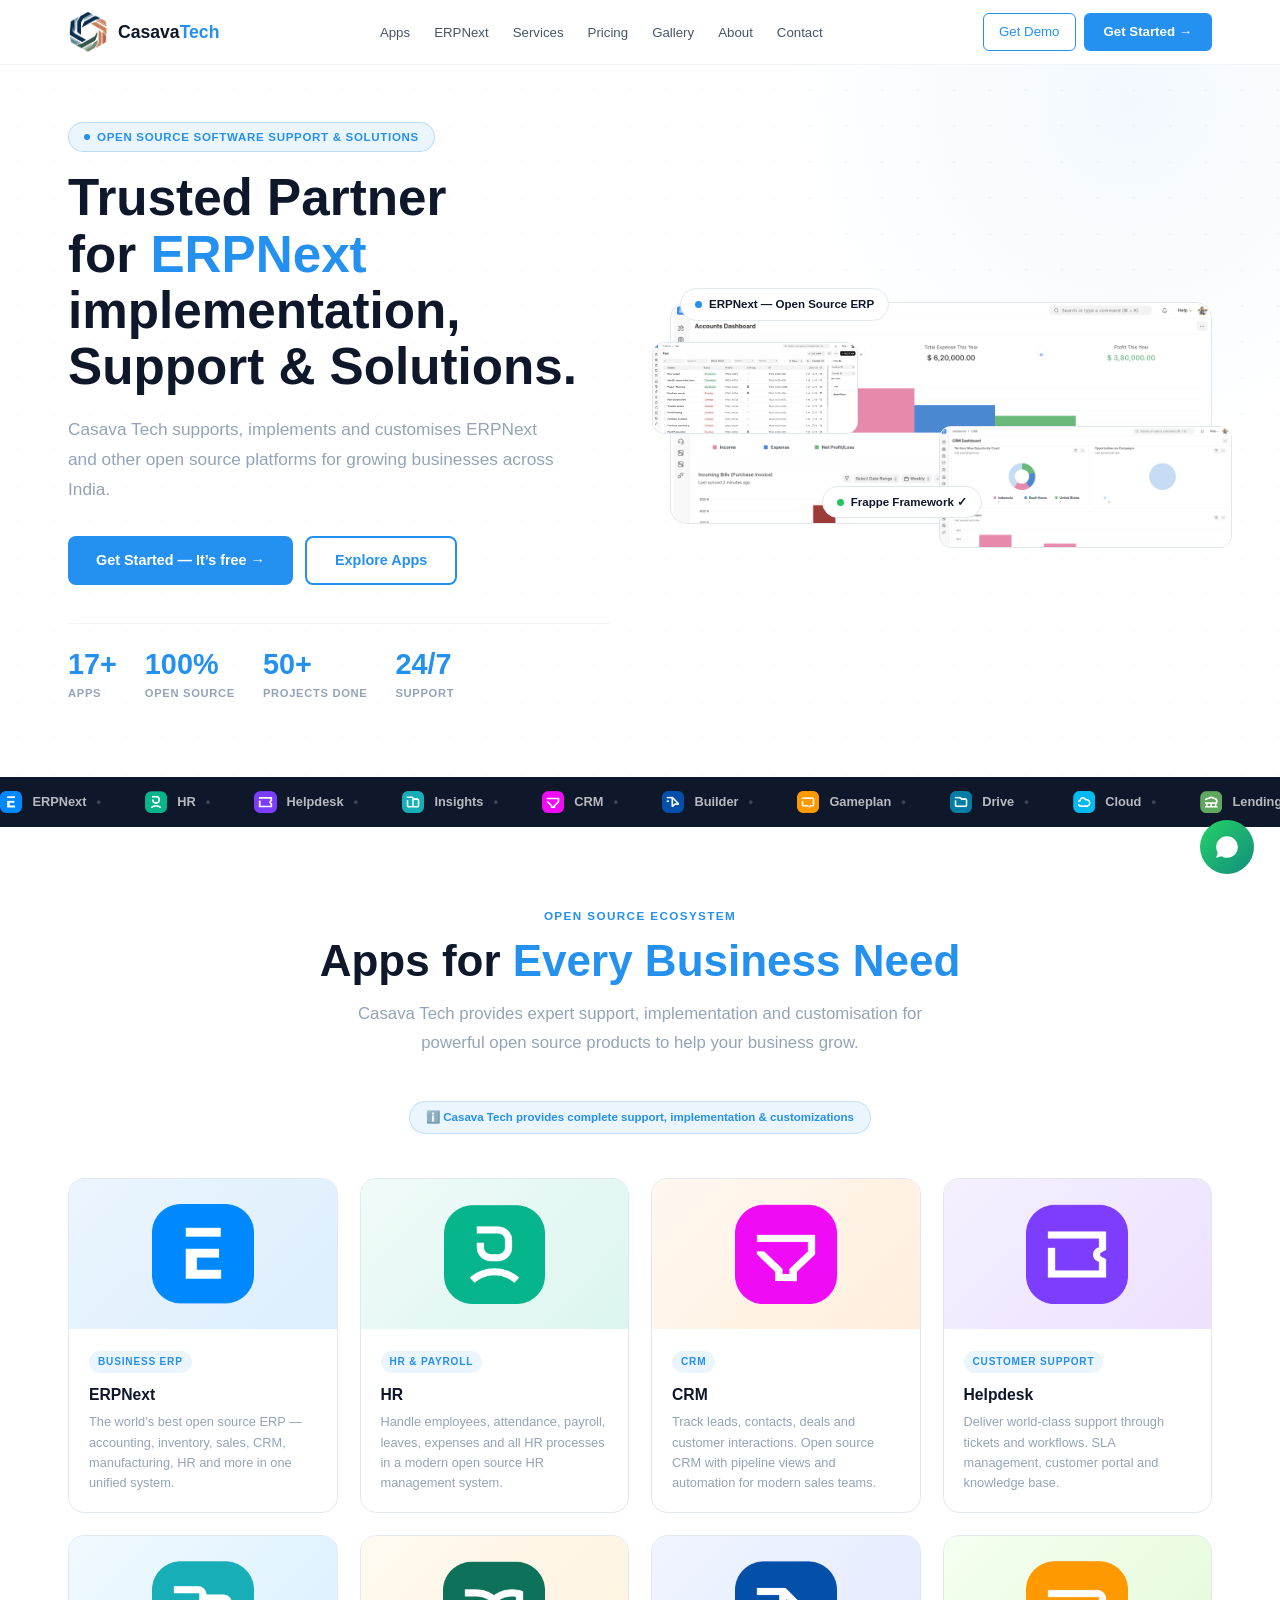
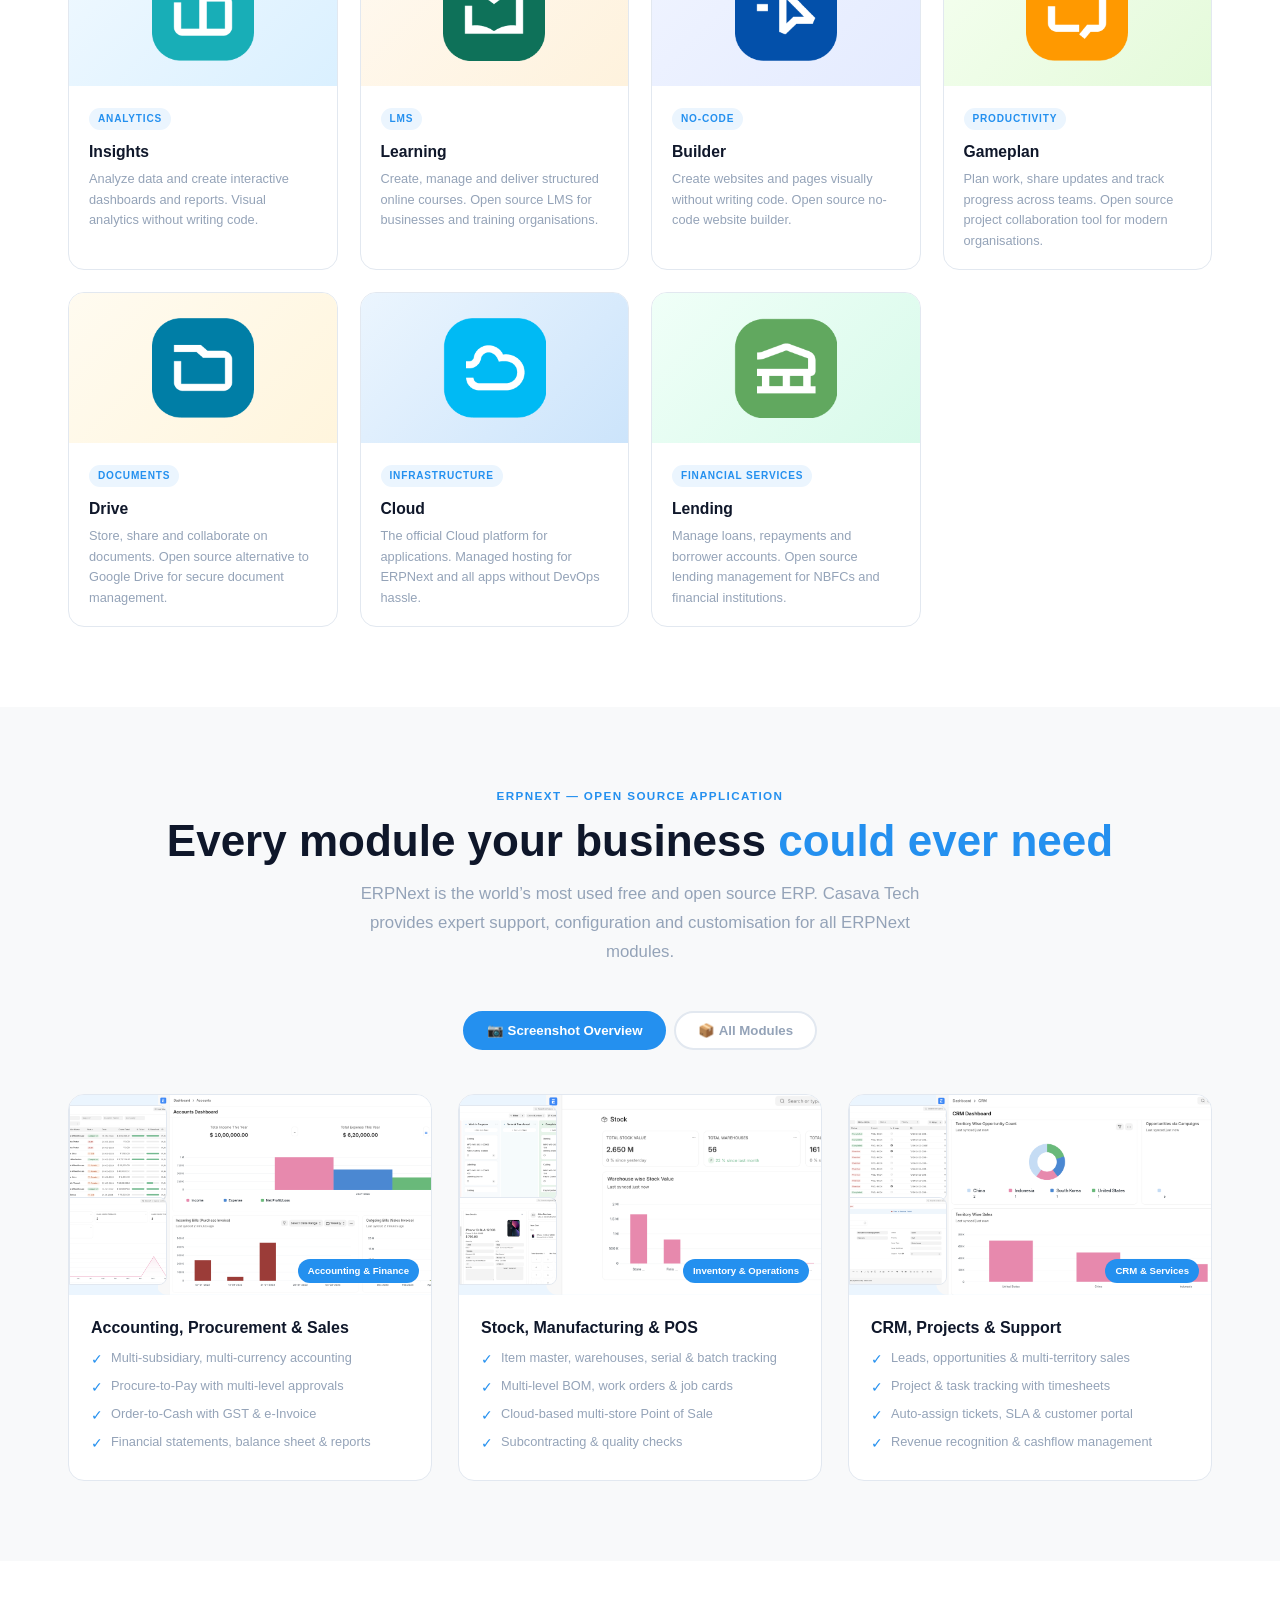
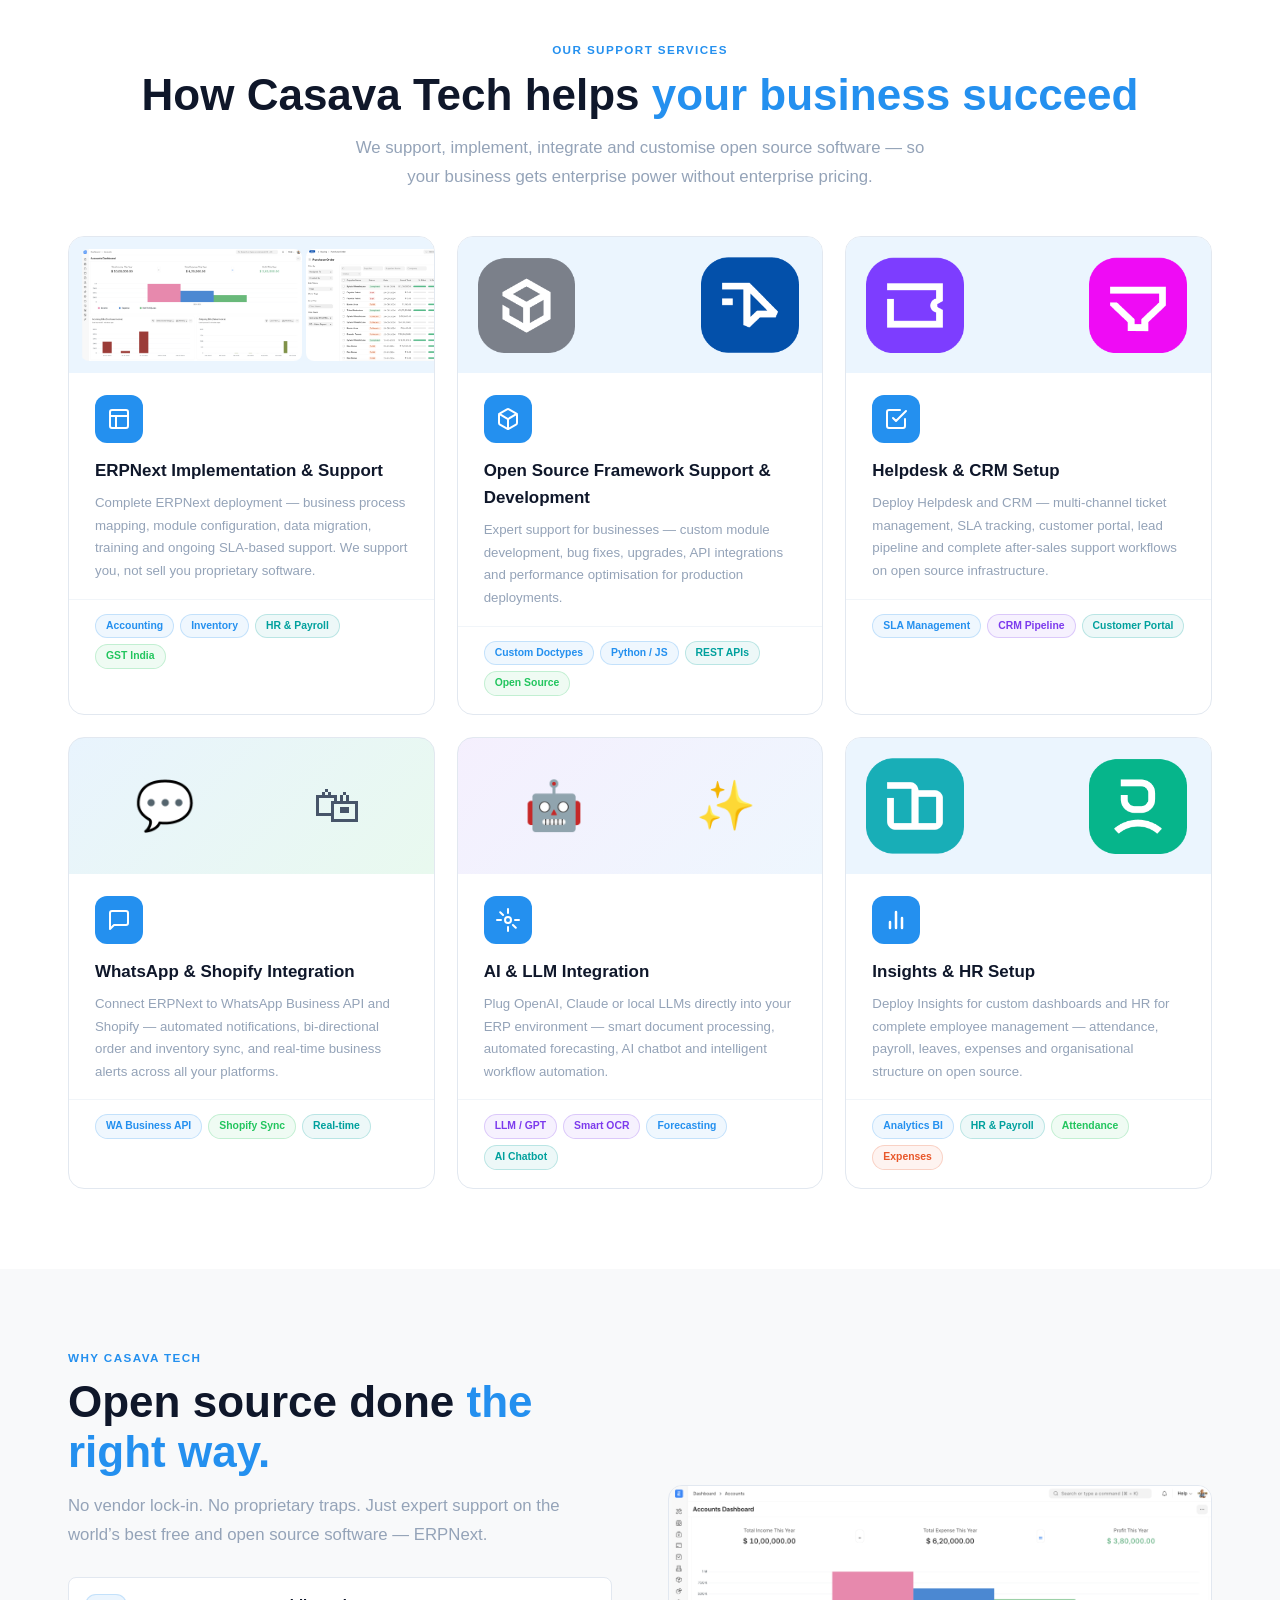
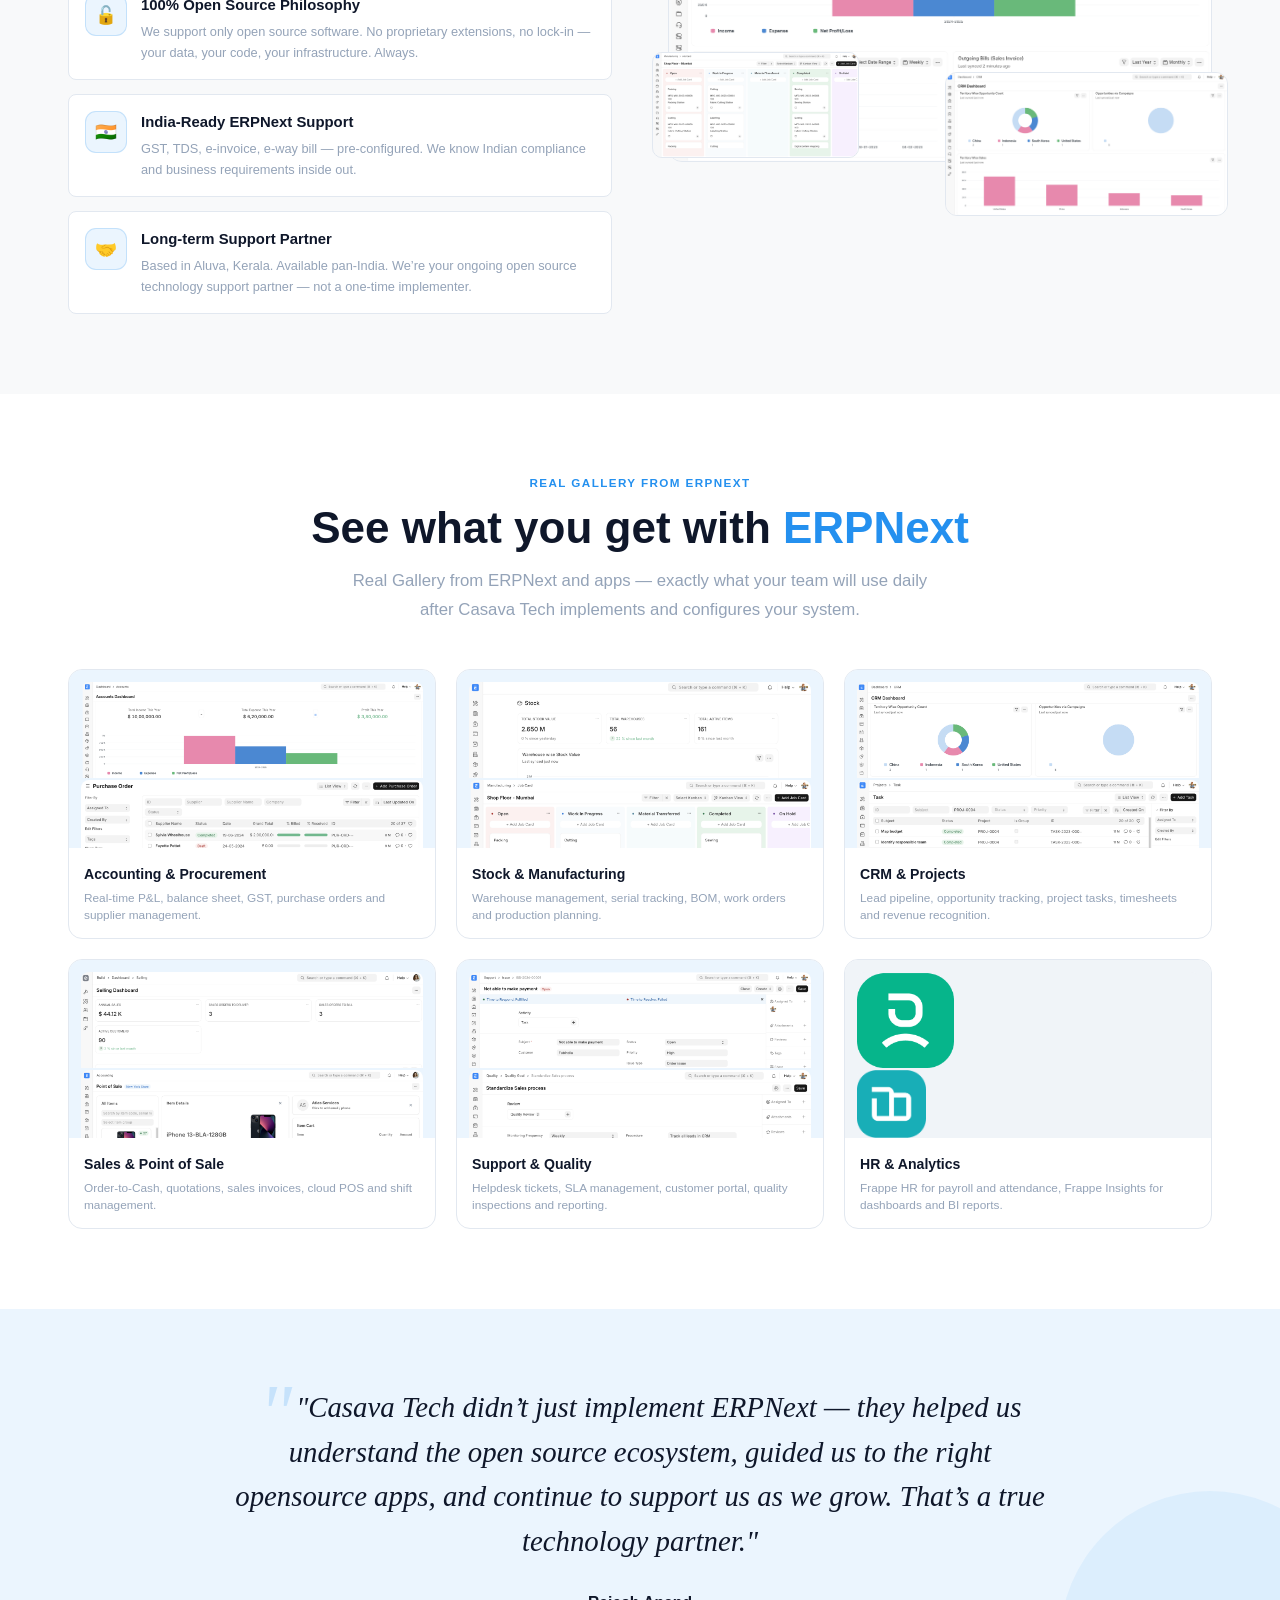
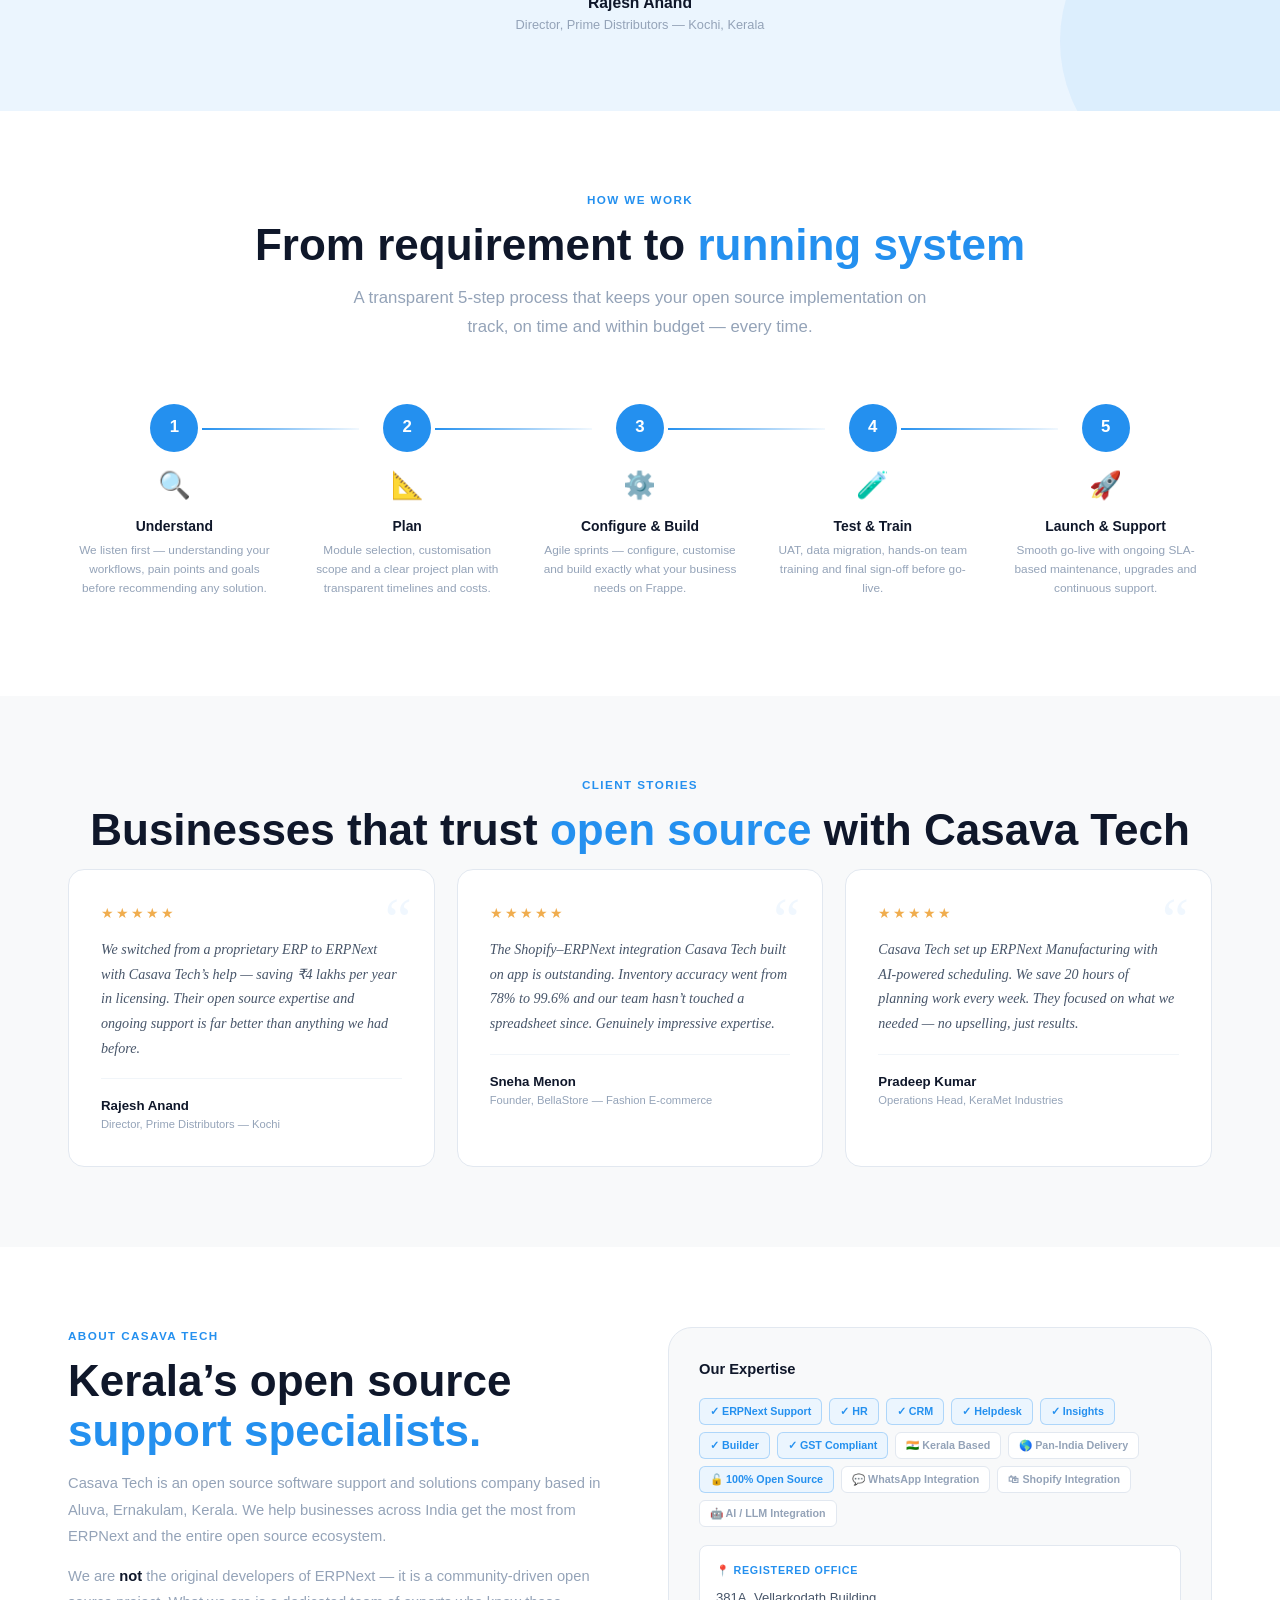
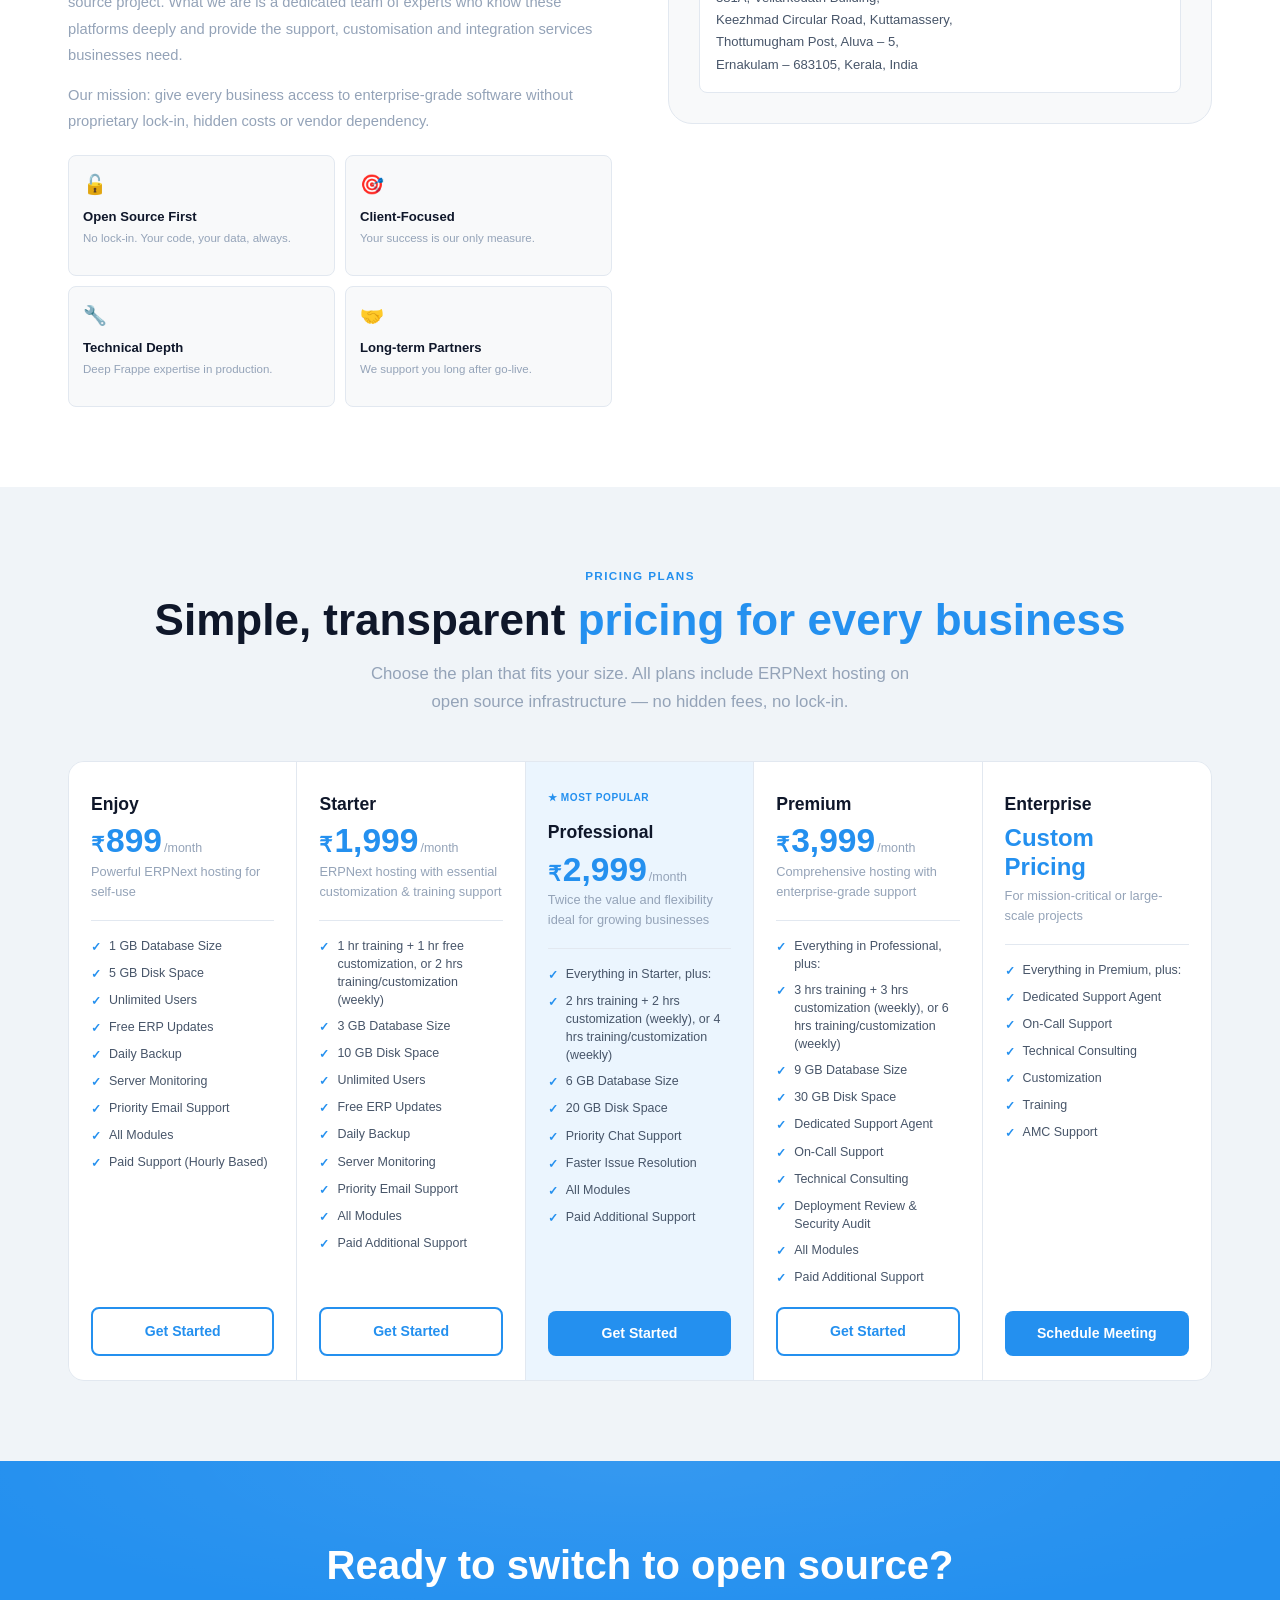
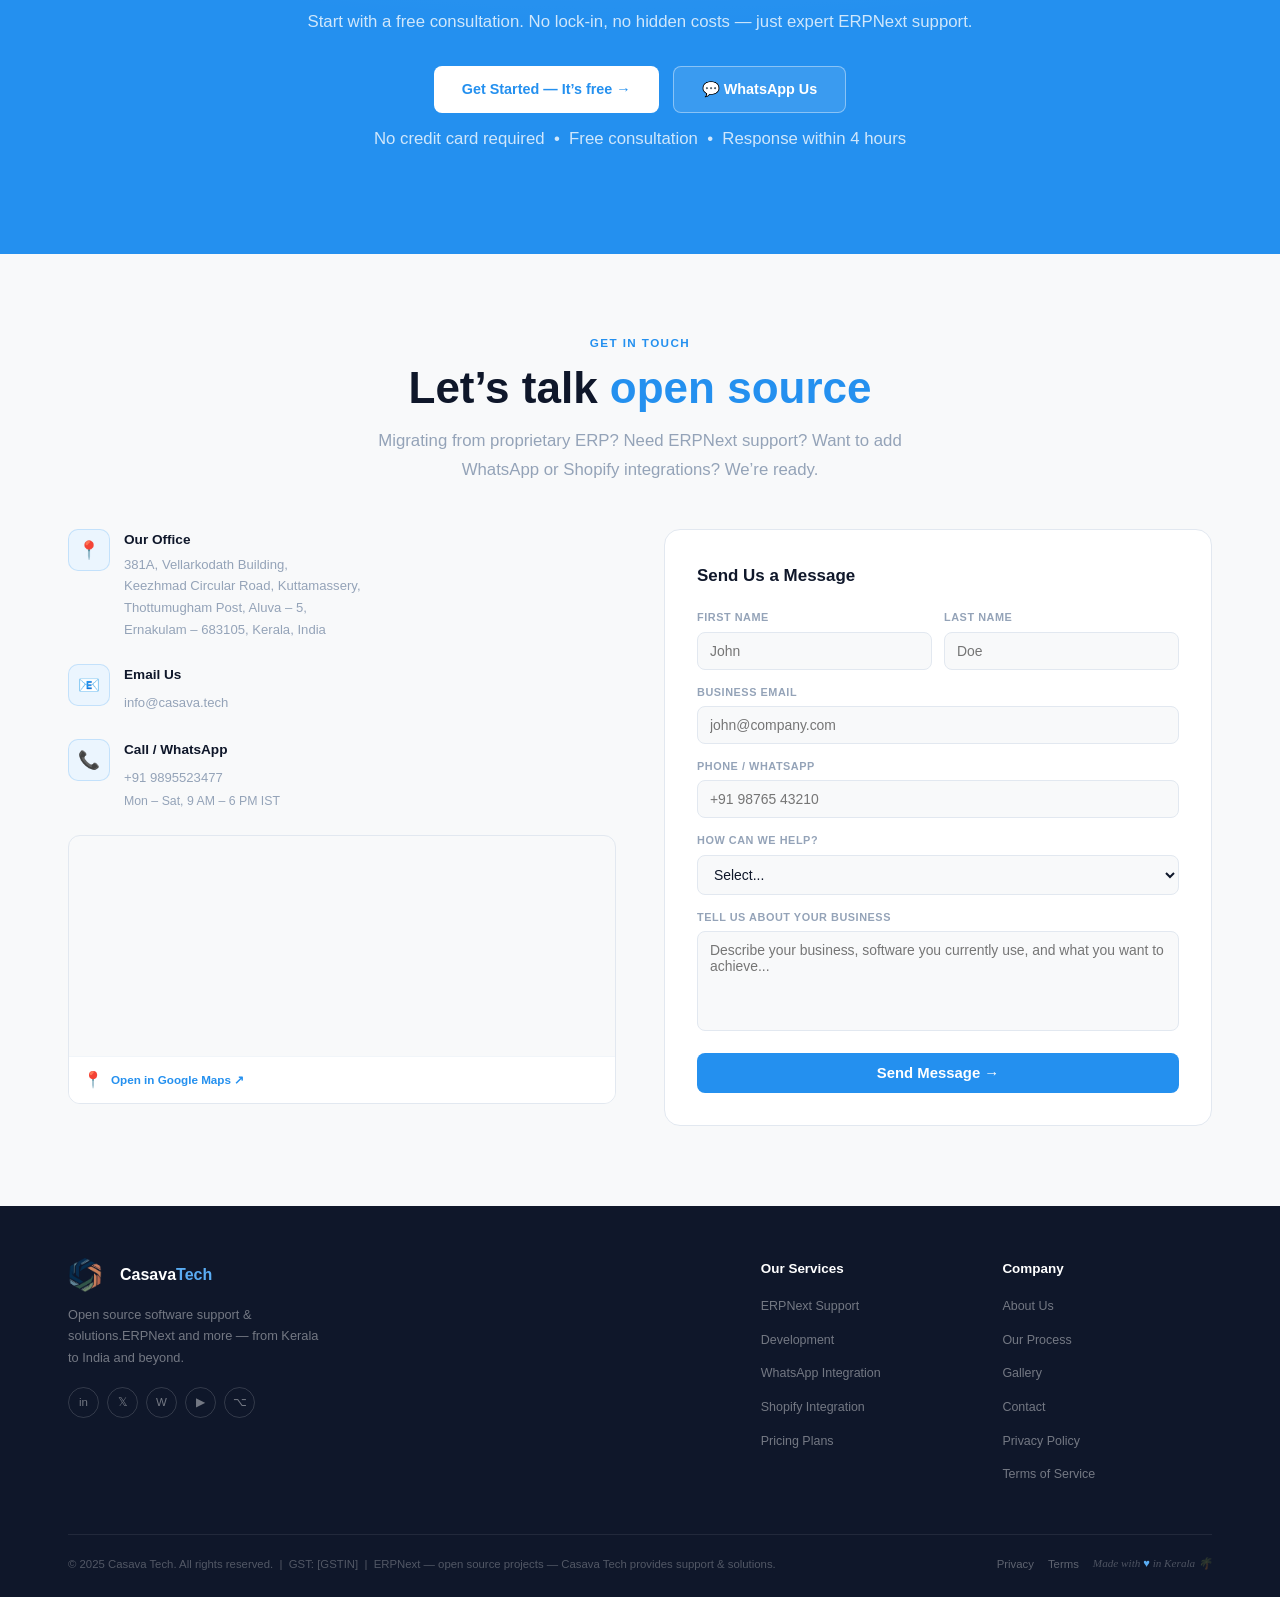
<file: index.html>
<!DOCTYPE html>
<html lang="en">

<head>
  <meta charset="UTF-8" />
  <meta name="viewport" content="width=device-width,initial-scale=1.0" />
  <title>Casava Tech - Open Source Software Support and Solutions |ERPNext</title>
  <link rel="preconnect" href="https://fonts.googleapis.com" />
  <link rel="preconnect" href="https://fonts.gstatic.com" crossorigin />
  <link
    href="https://fonts.googleapis.com/css2?family=Roboto:ital,wght@0,300;0,400;0,500;0,700;1,400&family=Raleway:ital,wght@0,300;0,400;0,600;0,700;0,800;1,400&family=Open+Sans:ital,wght@0,300;0,400;0,600;0,700;1,400&family=Source+Sans+Pro:ital,wght@0,300;0,400;0,600;0,700;1,400&family=Noto+Serif:ital,wght@0,400;0,700;1,400&family=Arvo:ital,wght@0,400;0,700;1,400&display=swap" />
  <link rel="stylesheet" href="css/style.css" />
  <link rel="icon" type="image/png" href="assets/Casava%20Logo.png" />
</head>

<body>
  <!-- NAVBAR -->
  <nav class="nav" id="mainNav">
    <div class="nav-in">
      <a class="logo" href="#">
        <div class="logo-mark"><img src="assets/Casava Logo.png" alt="Casava Tech Logo"></div>
        <div class="logo-name">Casava<span>Tech</span></div>
      </a>
      <ul class="nav-links">
        <li><a href="#products">Apps</a></li>
        <li><a href="#erpnext">ERPNext</a></li>
        <li><a href="#services">Services</a></li>
        <li><a href="#pricing">Pricing</a></li>
        <li><a href="#gallery">Gallery</a></li>
        <li><a href="#about">About</a></li>
        <li><a href="#contact">Contact</a></li>
      </ul>
      <div class="nav-acts">
        <a href="#contact" class="nav-demo">Get Demo</a>
        <a href="#contact" class="nav-go">Get Started &rarr;</a>
      </div>
      <div class="hbg" onclick="tMob()"><span></span><span></span><span></span></div>
    </div>
  </nav>
  <div class="mob-nav" id="mobNav">
    <a href="#products" onclick="cMob()">Apps</a>
    <a href="#erpnext" onclick="cMob()">ERPNext</a>
    <a href="#services" onclick="cMob()">Services</a>
    <a href="#pricing" onclick="cMob()">Pricing</a>
    <a href="#gallery" onclick="cMob()">Gallery</a>
    <a href="#about" onclick="cMob()">About</a>
    <a href="#contact" onclick="cMob()">Contact</a>
    <a href="#contact" class="btn btn-bl" style="text-align:center;margin-top:8px" onclick="cMob()">Get Started
      &rarr;</a>
  </div>

  <!-- HERO -->
  <section class="hero">
    <div class="W">
      <div class="hero-grid">
        <div>
          <div class="badge">
            <div class="badge-dot"></div>Open Source Software Support &amp; Solutions
          </div>
          <h1 class="hero-h1">Trusted Partner<br />for <span class="cb">ERPNext</span><br />implementation,
            Support &amp; Solutions.
          </h1>
          <p class="hero-sub">Casava Tech supports, implements and customises ERPNext and other open
            source platforms for growing businesses across India.</p>
          <div class="hero-acts">
            <a href="#contact" class="btn btn-bl">Get Started &mdash; It&rsquo;s free &rarr;</a>
            <a href="#products" class="btn btn-ol">Explore Apps</a>
          </div>
          <div class="hero-stats">
            <div><span class="stat-n">17+</span><span class="stat-l">Apps</span></div>
            <div><span class="stat-n">100%</span><span class="stat-l">Open Source</span></div>
            <div><span class="stat-n">50+</span><span class="stat-l">Projects Done</span></div>
            <div><span class="stat-n">24/7</span><span class="stat-l">Support</span></div>
          </div>
        </div>
        <div class="hero-frame rv">
          <div class="hf-chip hf-chip-a">
            <div class="chip-d" style="background:var(--blue)"></div>ERPNext &mdash; Open Source ERP
          </div>
          <div class="hf-main"><img src="./assets/images/image1f5eff.png" alt="ERPNext Accounting" loading="lazy" />
          </div>
          <div class="hf-float hf-a"><img src="./assets/images/image1ade62.png" alt="CRM" loading="lazy" /></div>
          <div class="hf-float hf-b"><img src="./assets/images/imageb1065c.png" alt="Projects" loading="lazy" /></div>
          <div class="hf-chip hf-chip-b">
            <div class="chip-d" style="background:var(--green)"></div>Frappe Framework &#10003;
          </div>
        </div>
      </div>
    </div>
  </section>

  <!-- MARQUEE -->
  <div class="strip">
    <div class="strip-row" id="stripRow">
      <!-- <div class="strip-item"><img src="./assets/images/framework.png" alt="Frappe Framework" /> Frappe Framework <span
          class="dot">&bull;</span></div> -->
      <div class="strip-item"><img src="./assets/images/erpnext53456f.png" alt="ERPNext" /> ERPNext <span
          class="dot">&bull;</span></div>
      <div class="strip-item"><img src="./assets/images/hrbde4d8.png" alt="Frappe HR" /> HR <span
          class="dot">&bull;</span></div>
      <div class="strip-item"><img src="./assets/images/helpdesk8109cf.png" alt="Frappe Helpdesk" /> Helpdesk
        <span class="dot">&bull;</span>
      </div>
      <div class="strip-item"><img src="./assets/images/insights4fcfaa.png" alt="Frappe Insights" /> Insights
        <span class="dot">&bull;</span>
      </div>
      <div class="strip-item"><img src="./assets/images/crmaff993.png" alt="Frappe CRM" /> CRM <span
          class="dot">&bull;</span></div>
      <div class="strip-item"><img src="./assets/images/builder4a28b3.png" alt="Frappe Builder" /> Builder <span
          class="dot">&bull;</span></div>
      <div class="strip-item"><img src="./assets/images/gameplanff9755.png" alt="Gameplan" /> Gameplan <span
          class="dot">&bull;</span></div>
      <div class="strip-item"><img src="./assets/images/drive8851a7.png" alt="Drive" /> Drive <span
          class="dot">&bull;</span></div>
      <div class="strip-item"><img src="./assets/images/cloud.png" alt="Cloud" /> Cloud <span class="dot">&bull;</span>
      </div>
      <div class="strip-item"><img src="./assets/images/lending7bf328.png" alt="Lending" /> Lending <span
          class="dot">&bull;</span></div>
      <div class="strip-item"><img src="./assets/images/learning.png" alt="Learning" /> Learning <span
          class="dot">&bull;</span></div>
      <!-- <div class="strip-item"><img src="./assets/images/framework.png" alt="Frappe Framework" /> Frappe Framework <span
          class="dot">&bull;</span></div> -->
      <div class="strip-item"><img src="./assets/images/erpnext53456f.png" alt="ERPNext" /> ERPNext <span
          class="dot">&bull;</span></div>
      <div class="strip-item"><img src="./assets/images/hrbde4d8.png" alt="Frappe HR" /> HR <span
          class="dot">&bull;</span></div>
      <div class="strip-item"><img src="./assets/images/helpdesk8109cf.png" alt="Frappe Helpdesk" /> Helpdesk
        <span class="dot">&bull;</span>
      </div>
      <div class="strip-item"><img src="./assets/images/insights4fcfaa.png" alt="Frappe Insights" /> Insights
        <span class="dot">&bull;</span>
      </div>
      <div class="strip-item"><img src="./assets/images/crmaff993.png" alt="Frappe CRM" /> CRM <span
          class="dot">&bull;</span></div>
    </div>
  </div>

  <!-- FRAPPE PRODUCTS -->
  <section class="bg-white" id="products" style="padding:80px 0">
    <div class="W">
      <div class="cen rv">
        <span class="eyebrow">Open Source Ecosystem</span>
        <h2 class="sec-title">Apps for <span class="hl">Every Business Need</span></h2>
        <p class="sec-desc">Casava Tech provides expert support, implementation and customisation for powerful open
          source products to help your business grow.</p>
      </div>
      <div style="text-align:center;margin-bottom:36px">
        <span
          style="display:inline-flex;align-items:center;gap:8px;background:var(--blue-bg);border:1px solid rgba(36,144,239,.22);border-radius:50px;padding:6px 16px;font-family:var(--f3);font-size:.72rem;font-weight:700;color:var(--blue)">&#8505;&#65039;
          Casava Tech provides complete support, implementation &amp; customizations</span>
      </div>
      <div class="prod-grid">
        <div class="prod-card rv">
          <div class="prod-img" style="background:linear-gradient(135deg,#EBF5FE,#dceefb)"><img
              src="./assets/images/erpnext53456f.png" alt="ERPNext" loading="lazy" /></div>
          <div class="prod-body"><span class="prod-tag">Business ERP</span>
            <h3>ERPNext</h3>
            <p>The world&rsquo;s best open source ERP &mdash; accounting, inventory, sales, CRM, manufacturing,
              HR and more in one unified system.</p>
          </div>
          <!-- <div class="prod-foot"><a href="https://frappe.io/erpnext" target="_blank" class="prod-link">erpnext.com
              &#8599;</a><span class="prod-oss">Free &amp; Open Source</span></div> -->
        </div>
        <!-- <div class="prod-card rv">
          <div class="prod-img" style="background:linear-gradient(135deg,#f0f4ff,#e0eaff)"><img
              src="./assets/images/framework.png" alt="Frappe Framework" loading="lazy" /></div>
          <div class="prod-body"><span class="prod-tag">Developer Tool</span>
            <h3>Frappe Framework</h3>
            <p>Full-stack web application framework in Python. Low-code, no-code builder for enterprise web applications
              rapidly.</p>
          </div>
          <div class="prod-foot"><a href="https://frappe.io/framework" target="_blank"
              class="prod-link">frappe.io/framework &#8599;</a><span class="prod-oss">Free &amp; Open Source</span>
          </div>
        </div> -->
        <div class="prod-card rv">
          <div class="prod-img" style="background:linear-gradient(135deg,#f0fbf8,#dcf5ef)"><img
              src="./assets/images/hrbde4d8.png" alt="HR" loading="lazy" /></div>
          <div class="prod-body"><span class="prod-tag">HR &amp; Payroll</span>
            <h3>HR</h3>
            <p>Handle employees, attendance, payroll, leaves, expenses and all HR processes in a modern open source HR
              management system.</p>
          </div>
          <!-- <div class="prod-foot"><a href="https://frappe.io/hr" target="_blank" class="prod-link">frappe.io/hr
              &#8599;</a><span class="prod-oss">Free &amp; Open Source</span></div> -->
        </div>
        <div class="prod-card rv">
          <div class="prod-img" style="background:linear-gradient(135deg,#fff8f0,#ffeedd)"><img
              src="./assets/images/crmaff993.png" alt="CRM" loading="lazy" /></div>
          <div class="prod-body"><span class="prod-tag">CRM</span>
            <h3>CRM</h3>
            <p>Track leads, contacts, deals and customer interactions. Open source CRM with pipeline views and
              automation for modern sales teams.</p>
          </div>
          <!-- <div class="prod-foot"><a href="https://frappe.io/crm" target="_blank" class="prod-link">frappe.io/crm
              &#8599;</a><span class="prod-oss">Free &amp; Open Source</span></div> -->
        </div>
        <div class="prod-card rv">
          <div class="prod-img" style="background:linear-gradient(135deg,#f5f0ff,#ede0ff)"><img
              src="./assets/images/helpdesk8109cf.png" alt="Helpdesk" loading="lazy" /></div>
          <div class="prod-body"><span class="prod-tag">Customer Support</span>
            <h3>Helpdesk</h3>
            <p>Deliver world-class support through tickets and workflows. SLA management, customer portal and knowledge
              base.</p>
          </div>
          <!-- <div class="prod-foot"><a href="https://frappe.io/helpdesk" target="_blank"
              class="prod-link">frappe.io/helpdesk &#8599;</a><span class="prod-oss">Free &amp; Open Source</span></div> -->
        </div>
        <div class="prod-card rv">
          <div class="prod-img" style="background:linear-gradient(135deg,#f0f9ff,#daf0ff)"><img
              src="./assets/images/insights4fcfaa.png" alt="Insights" loading="lazy" /></div>
          <div class="prod-body"><span class="prod-tag">Analytics</span>
            <h3>Insights</h3>
            <p>Analyze data and create interactive dashboards and reports. Visual analytics without writing code.</p>
          </div>
          <!-- <div class="prod-foot"><a href="https://frappe.io/insights" target="_blank"
              class="prod-link">frappe.io/insights &#8599;</a><span class="prod-oss">Free &amp; Open Source</span></div> -->
        </div>
        <div class="prod-card rv">
          <div class="prod-img" style="background:linear-gradient(135deg,#fff9f0,#fef2dd)"><img
              src="./assets/images/learning.png" alt="Learning" loading="lazy" /></div>
          <div class="prod-body"><span class="prod-tag">LMS</span>
            <h3>Learning</h3>
            <p>Create, manage and deliver structured online courses. Open source LMS for businesses and training
              organisations.</p>
          </div>
          <!-- <div class="prod-foot"><a href="https://frappe.io/learning" target="_blank"
              class="prod-link">frappe.io/learning &#8599;</a><span class="prod-oss">Free &amp; Open Source</span></div> -->
        </div>
        <div class="prod-card rv">
          <div class="prod-img" style="background:linear-gradient(135deg,#f0f4ff,#e4ebff)"><img
              src="./assets/images/builder4a28b3.png" alt="Builder" loading="lazy" /></div>
          <div class="prod-body"><span class="prod-tag">No-Code</span>
            <h3>Builder</h3>
            <p>Create websites and pages visually without writing code. Open source no-code website builder.</p>
          </div>
          <!-- <div class="prod-foot"><a href="https://frappe.io/builder" target="_blank" class="prod-link">frappe.io/builder
              &#8599;</a><span class="prod-oss">Free &amp; Open Source</span></div> -->
        </div>
        <div class="prod-card rv">
          <div class="prod-img" style="background:linear-gradient(135deg,#f5fff0,#e4fada)"><img
              src="./assets/images/gameplanff9755.png" alt="Gameplan" loading="lazy" /></div>
          <div class="prod-body"><span class="prod-tag">Productivity</span>
            <h3>Gameplan</h3>
            <p>Plan work, share updates and track progress across teams. Open source project collaboration tool for
              modern organisations.</p>
          </div>
          <!-- <div class="prod-foot"><a href="https://frappe.io/gameplan" target="_blank"
              class="prod-link">frappe.io/gameplan &#8599;</a><span class="prod-oss">Free &amp; Open Source</span></div> -->
        </div>
        <div class="prod-card rv">
          <div class="prod-img" style="background:linear-gradient(135deg,#fffbf0,#fff5dd)"><img
              src="./assets/images/drive8851a7.png" alt="Drive" loading="lazy" /></div>
          <div class="prod-body"><span class="prod-tag">Documents</span>
            <h3>Drive</h3>
            <p>Store, share and collaborate on documents. Open source alternative to Google Drive for secure document
              management.</p>
          </div>
          <!-- <div class="prod-foot"><a href="https://frappe.io/drive" target="_blank" class="prod-link">frappe.io/drive
              &#8599;</a><span class="prod-oss">Free &amp; Open Source</span></div> -->
        </div>
        <div class="prod-card rv">
          <div class="prod-img" style="background:linear-gradient(135deg,#EBF5FE,#cce4fb)"><img
              src="./assets/images/cloud.png" alt="Cloud" loading="lazy" /></div>
          <div class="prod-body"><span class="prod-tag">Infrastructure</span>
            <h3>Cloud</h3>
            <p>The official Cloud platform for applications. Managed hosting for ERPNext and all apps
              without DevOps hassle.</p>
          </div>
          <!-- <div class="prod-foot"><a href="https://frappe.io/cloud" target="_blank" class="prod-link">frappe.io/cloud
              &#8599;</a><span class="prod-oss">Managed Hosting</span></div> -->
        </div>
        <div class="prod-card rv">
          <div class="prod-img" style="background:linear-gradient(135deg,#f0fff8,#d8faea)"><img
              src="./assets/images/lending7bf328.png" alt="Lending" loading="lazy" /></div>
          <div class="prod-body"><span class="prod-tag">Financial Services</span>
            <h3>Lending</h3>
            <p>Manage loans, repayments and borrower accounts. Open source lending management for NBFCs and financial
              institutions.</p>
          </div>
          <!-- <div class="prod-foot"><a href="https://frappe.io/lending" target="_blank" class="prod-link">frappe.io/lending
              &#8599;</a><span class="prod-oss">Free &amp; Open Source</span></div> -->
        </div>
      </div>
    </div>
  </section>

  <!-- ERPNEXT MODULES -->
  <section class="bg-light" id="erpnext" style="padding:80px 0">
    <div class="W">
      <div class="cen rv">
        <span class="eyebrow">ERPNext &mdash; Open Source Application</span>
        <h2 class="sec-title">Every module your business <span class="hl">could ever need</span></h2>
        <p class="sec-desc">ERPNext is the world&rsquo;s most used free and open source ERP. Casava Tech provides expert
          support, configuration and customisation for all ERPNext modules.</p>
      </div>
      <div class="tab-btns rv">
        <button class="tab-btn on" onclick="swTab(this,'t1')">&#128247; Screenshot Overview</button>
        <button class="tab-btn" onclick="swTab(this,'t2')">&#128230; All Modules</button>
      </div>
      <div class="tab-pane on" id="t1">
        <div class="sc-grid">
          <div class="sc-card rv">
            <div class="sc-frame">
              <img class="sc-main" src="./assets/images/image1f5eff.png" alt="Accounting" loading="lazy" />
              <img class="sc-side sc-s1" src="./assets/images/imagefbc116.png" alt="Procurement" loading="lazy" />
              <img class="sc-side sc-s2" src="./assets/images/imagec232a9.png" alt="Sales" loading="lazy" />
              <div class="sc-badge">Accounting &amp; Finance</div>
            </div>
            <div class="sc-body">
              <h3>Accounting, Procurement &amp; Sales</h3>
              <div class="sc-feat">Multi-subsidiary, multi-currency accounting</div>
              <div class="sc-feat">Procure-to-Pay with multi-level approvals</div>
              <div class="sc-feat">Order-to-Cash with GST &amp; e-Invoice</div>
              <div class="sc-feat">Financial statements, balance sheet &amp; reports</div>
            </div>
          </div>
          <div class="sc-card rv">
            <div class="sc-frame">
              <img class="sc-main" src="./assets/images/image6ab3c8.png" alt="Stock" loading="lazy" />
              <img class="sc-side sc-s1" src="./assets/images/imageccc9ed.png" alt="Manufacturing" loading="lazy" />
              <img class="sc-side sc-s2" src="./assets/images/image3f4af0.png" alt="POS" loading="lazy" />
              <div class="sc-badge">Inventory &amp; Operations</div>
            </div>
            <div class="sc-body">
              <h3>Stock, Manufacturing &amp; POS</h3>
              <div class="sc-feat">Item master, warehouses, serial &amp; batch tracking</div>
              <div class="sc-feat">Multi-level BOM, work orders &amp; job cards</div>
              <div class="sc-feat">Cloud-based multi-store Point of Sale</div>
              <div class="sc-feat">Subcontracting &amp; quality checks</div>
            </div>
          </div>
          <div class="sc-card rv">
            <div class="sc-frame">
              <img class="sc-main" src="./assets/images/image1ade62.png" alt="CRM" loading="lazy" />
              <img class="sc-side sc-s1" src="./assets/images/imageb1065c.png" alt="Projects" loading="lazy" />
              <img class="sc-side sc-s2" src="./assets/images/imaged4a4af.png" alt="Support" loading="lazy" />
              <div class="sc-badge">CRM &amp; Services</div>
            </div>
            <div class="sc-body">
              <h3>CRM, Projects &amp; Support</h3>
              <div class="sc-feat">Leads, opportunities &amp; multi-territory sales</div>
              <div class="sc-feat">Project &amp; task tracking with timesheets</div>
              <div class="sc-feat">Auto-assign tickets, SLA &amp; customer portal</div>
              <div class="sc-feat">Revenue recognition &amp; cashflow management</div>
            </div>
          </div>
        </div>
      </div>
      <div class="tab-pane" id="t2">
        <div class="ig rv">
          <div class="ii">
            <div class="ib"><svg viewBox="0 0 24 24">
                <rect x="5" y="2" width="14" height="20" rx="2" />
                <path d="M5 7h14M5 12h8M5 16h6" />
              </svg></div><span class="in-name">Invoicing</span>
          </div>
          <div class="ii">
            <div class="ib"><svg viewBox="0 0 24 24">
                <rect x="3" y="11" width="18" height="11" rx="2" />
                <path d="M12 3v10M8 7l4-4 4 4" />
              </svg></div><span class="in-name">Payments</span>
          </div>
          <div class="ii">
            <div class="ib"><svg viewBox="0 0 24 24">
                <rect x="3" y="3" width="18" height="18" rx="2" />
                <path d="M7 16l4-4 3 3 4-5M3 8h18" />
              </svg></div><span class="in-name">Financial Reports</span>
          </div>
          <div class="ii">
            <div class="ib"><svg viewBox="0 0 24 24">
                <line x1="4" y1="6" x2="20" y2="6" />
                <line x1="4" y1="12" x2="20" y2="12" />
                <line x1="4" y1="18" x2="20" y2="18" />
                <circle cx="8" cy="6" r="2" fill="#fff" stroke="none" />
                <circle cx="16" cy="12" r="2" fill="#fff" stroke="none" />
                <circle cx="10" cy="18" r="2" fill="#fff" stroke="none" />
              </svg></div><span class="in-name">Accounts Setup</span>
          </div>
          <div class="ii">
            <div class="ib"><svg viewBox="0 0 24 24">
                <circle cx="9" cy="9" r="2" fill="#fff" stroke="none" />
                <circle cx="15" cy="15" r="2" fill="#fff" stroke="none" />
                <line x1="7" y1="17" x2="17" y2="7" stroke-width="2.5" />
              </svg></div><span class="in-name">Taxes &amp; GST</span>
          </div>
          <div class="ii">
            <div class="ib"><svg viewBox="0 0 24 24">
                <path d="M3 21h18M3 10h18M12 3L3 10h18L12 3z" />
                <line x1="6" y1="10" x2="6" y2="21" />
                <line x1="12" y1="10" x2="12" y2="21" />
                <line x1="18" y1="10" x2="18" y2="21" />
              </svg></div><span class="in-name">Banking</span>
          </div>
          <div class="ii">
            <div class="ib gr"><svg viewBox="0 0 24 24">
                <path
                  d="M21 16V8a2 2 0 00-1-1.73l-7-4a2 2 0 00-2 0l-7 4A2 2 0 003 8v8a2 2 0 001 1.73l7 4a2 2 0 002 0l7-4A2 2 0 0021 16z" />
                <path d="M3.27 6.96L12 12.01l8.73-5.05M12 22.08V12" />
              </svg></div><span class="in-name">Framework</span>
          </div>
          <div class="ii">
            <div class="ib"><svg viewBox="0 0 24 24">
                <path d="M20.59 13.41l-7.17 7.17a2 2 0 01-2.83 0L2 12V2h10l8.59 8.59a2 2 0 010 2.82z" />
                <line x1="7" y1="7" x2="7.01" y2="7" stroke-width="2.5" />
              </svg></div><span class="in-name">GST India</span>
          </div>
          <div class="ii">
            <div class="ib"><svg viewBox="0 0 24 24">
                <path d="M6 2L3 6v14a2 2 0 002 2h14a2 2 0 002-2V6l-3-4zM3 6h18M16 10a4 4 0 01-8 0" />
              </svg></div><span class="in-name">Buying</span>
          </div>
          <div class="ii">
            <div class="ib"><svg viewBox="0 0 24 24">
                <path d="M3 9l1-6h16l1 6M3 9a3 3 0 006 0 3 3 0 006 0 3 3 0 006 0" />
                <rect x="9" y="14" width="6" height="7" rx="1" fill="#fff" stroke="none" />
                <path d="M5 21V9M19 21V9M5 21h14" />
              </svg></div><span class="in-name">Selling</span>
          </div>
          <div class="ii">
            <div class="ib"><svg viewBox="0 0 24 24">
                <path
                  d="M21 16V8a2 2 0 00-1-1.73l-7-4a2 2 0 00-2 0l-7 4A2 2 0 003 8v8a2 2 0 001 1.73l7 4a2 2 0 002 0l7-4A2 2 0 0021 16z" />
                <path d="M3.27 6.96L12 12.01l8.73-5.05M12 22.08V12" />
              </svg></div><span class="in-name">Stock</span>
          </div>
          <div class="ii">
            <div class="ib"><svg viewBox="0 0 24 24">
                <path d="M3 21V9l5-4v4l5-4v4l5-4v16H3z" />
                <rect x="7" y="15" width="3" height="6" rx="0.5" fill="#fff" stroke="none" />
                <rect x="14" y="15" width="3" height="6" rx="0.5" fill="#fff" stroke="none" />
              </svg></div><span class="in-name">Manufacturing</span>
          </div>
          <div class="ii">
            <div class="ib"><svg viewBox="0 0 24 24">
                <rect x="2" y="3" width="20" height="14" rx="2" />
                <path d="M8 21l4-4 4 4M12 17v-4M7 10l3 3 3-3 3 3" />
              </svg></div><span class="in-name">Projects</span>
          </div>
          <div class="ii">
            <div class="ib"><svg viewBox="0 0 24 24">
                <path d="M12 22s8-4 8-10V5l-8-3-8 3v7c0 6 8 10 8 10z" />
                <path d="M9 12l2 2 4-4" />
              </svg></div><span class="in-name">Quality</span>
          </div>
          <div class="ii">
            <div class="ib"><svg viewBox="0 0 24 24">
                <circle cx="12" cy="12" r="3" />
                <path
                  d="M19.4 15a1.65 1.65 0 00.33 1.82l.06.06a2 2 0 010 2.83 2 2 0 01-2.83 0l-.06-.06a1.65 1.65 0 00-1.82-.33 1.65 1.65 0 00-1 1.51V21a2 2 0 01-4 0v-.09A1.65 1.65 0 009 19.4a1.65 1.65 0 00-1.82.33l-.06.06a2 2 0 01-2.83 0 2 2 0 010-2.83l.06-.06A1.65 1.65 0 004.68 15a1.65 1.65 0 00-1.51-1H3a2 2 0 010-4h.09A1.65 1.65 0 004.6 9a1.65 1.65 0 00-.33-1.82l-.06-.06a2 2 0 010-2.83 2 2 0 012.83 0l.06.06A1.65 1.65 0 009 4.68a1.65 1.65 0 001-1.51V3a2 2 0 014 0v.09a1.65 1.65 0 001 1.51 1.65 1.65 0 001.82-.33l.06-.06a2 2 0 012.83 0 2 2 0 010 2.83l-.06.06A1.65 1.65 0 0019.4 9a1.65 1.65 0 001.51 1H21a2 2 0 010 4h-.09a1.65 1.65 0 00-1.51 1z" />
              </svg></div><span class="in-name">ERPNext Settings</span>
          </div>
          <div class="ii">
            <div class="ib"><svg viewBox="0 0 24 24">
                <path
                  d="M17 21v-2a4 4 0 00-4-4H5a4 4 0 00-4 4v2M9 11a4 4 0 100-8 4 4 0 000 8zM23 21v-2a4 4 0 00-3-3.87M16 3.13a4 4 0 010 7.75" />
              </svg></div><span class="in-name">HR &amp; Payroll</span>
          </div>
          <div class="ii">
            <div class="ib"><svg viewBox="0 0 24 24">
                <path d="M9 11l3 3L22 4M21 12v7a2 2 0 01-2 2H5a2 2 0 01-2-2V5a2 2 0 012-2h11" />
              </svg></div><span class="in-name">Support</span>
          </div>
          <div class="ii">
            <div class="ib"><svg viewBox="0 0 24 24">
                <path d="M21 15a2 2 0 01-2 2H7l-4 4V5a2 2 0 012-2h14a2 2 0 012 2z" />
              </svg></div><span class="in-name">CRM</span>
          </div>
        </div>
      </div>
    </div>
  </section>

  <!-- SERVICES -->
  <section class="bg-white" id="services" style="padding:80px 0">
    <div class="W">
      <div class="cen rv">
        <span class="eyebrow">Our Support Services</span>
        <h2 class="sec-title">How Casava Tech helps <span class="hl">your business succeed</span></h2>
        <p class="sec-desc">We support, implement, integrate and customise open source software &mdash; so your business
          gets enterprise power without enterprise pricing.</p>
      </div>
      <div class="svc-grid">
        <div class="svc-card rv">
          <div class="svc-imgs">
            <img class="img-m" src="./assets/images/image1f5eff.png" alt="Accounting" loading="lazy" />
            <img src="./assets/images/Procurement-PO.png" alt="Procurement" loading="lazy" />
          </div>
          <div class="svc-body">
            <div class="svc-ico"><svg viewBox="0 0 24 24">
                <rect x="3" y="3" width="18" height="18" rx="2" fill="none" stroke="#fff" stroke-width="2" />
                <path d="M3 9h18M9 21V9" stroke="#fff" stroke-width="2" />
              </svg></div>
            <h3>ERPNext Implementation &amp; Support</h3>
            <p>Complete ERPNext deployment &mdash; business process mapping, module configuration, data migration,
              training and ongoing SLA-based support. We support you, not sell you proprietary software.</p>
          </div>
          <div class="svc-tags"><span class="tg tg-b">Accounting</span><span class="tg tg-b">Inventory</span><span
              class="tg tg-t">HR &amp; Payroll</span><span class="tg tg-g">GST India</span></div>
        </div>
        <div class="svc-card rv">
          <div class="svc-imgs">
            <img class="img-m" src="./assets/images/framework.png" alt="Framework" loading="lazy"
              style="object-fit:contain;padding:8px" />
            <img src="./assets/images/builder4a28b3.png" alt="Builder" loading="lazy"
              style="object-fit:contain;padding:8px" />
          </div>
          <div class="svc-body">
            <div class="svc-ico"><svg viewBox="0 0 24 24">
                <path
                  d="M21 16V8a2 2 0 00-1-1.73l-7-4a2 2 0 00-2 0l-7 4A2 2 0 003 8v8a2 2 0 001 1.73l7 4a2 2 0 002 0l7-4A2 2 0 0021 16z"
                  fill="none" stroke="#fff" stroke-width="2" />
                <path d="M3.27 6.96L12 12.01l8.73-5.05M12 22.08V12" stroke="#fff" stroke-width="2" />
              </svg></div>
            <h3>Open Source Framework Support &amp; Development</h3>
            <p>Expert support for businesses &mdash; custom module development, bug fixes, upgrades,
              API integrations and performance optimisation for production deployments.</p>
          </div>
          <div class="svc-tags"><span class="tg tg-b">Custom Doctypes</span><span class="tg tg-b">Python /
              JS</span><span class="tg tg-t">REST APIs</span><span class="tg tg-g">Open Source</span></div>
        </div>
        <div class="svc-card rv">
          <div class="svc-imgs">
            <img class="img-m" src="./assets/images/helpdesk8109cf.png" alt="Helpdesk" loading="lazy"
              style="object-fit:contain;padding:8px" />
            <img src="./assets/images/crmaff993.png" alt="CRM" loading="lazy" style="object-fit:contain;padding:8px" />
          </div>
          <div class="svc-body">
            <div class="svc-ico"><svg viewBox="0 0 24 24">
                <path d="M9 11l3 3L22 4M21 12v7a2 2 0 01-2 2H5a2 2 0 01-2-2V5a2 2 0 012-2h11" fill="none" stroke="#fff"
                  stroke-width="2" />
              </svg></div>
            <h3>Helpdesk &amp; CRM Setup</h3>
            <p>Deploy Helpdesk and CRM &mdash; multi-channel ticket management, SLA tracking, customer portal,
              lead pipeline and complete after-sales support workflows on open source infrastructure.</p>
          </div>
          <div class="svc-tags"><span class="tg tg-b">SLA Management</span><span class="tg tg-p">CRM
              Pipeline</span><span class="tg tg-t">Customer Portal</span></div>
        </div>
        <div class="svc-card rv">
          <div class="svc-imgs"
            style="background:linear-gradient(135deg,rgba(36,144,239,.1),rgba(34,197,94,.1));align-items:center;justify-content:center">
            <div style="flex:1;display:flex;align-items:center;justify-content:center;font-size:3rem">&#128172;</div>
            <div style="flex:1;display:flex;align-items:center;justify-content:center;font-size:3rem">&#128717;</div>
          </div>
          <div class="svc-body">
            <div class="svc-ico"><svg viewBox="0 0 24 24">
                <path d="M21 15a2 2 0 01-2 2H7l-4 4V5a2 2 0 012-2h14a2 2 0 012 2z" fill="none" stroke="#fff"
                  stroke-width="2" />
              </svg></div>
            <h3>WhatsApp &amp; Shopify Integration</h3>
            <p>Connect ERPNext to WhatsApp Business API and Shopify &mdash; automated notifications, bi-directional
              order and inventory sync, and real-time business alerts across all your platforms.</p>
          </div>
          <div class="svc-tags"><span class="tg tg-b">WA Business API</span><span class="tg tg-g">Shopify
              Sync</span><span class="tg tg-t">Real-time</span></div>
        </div>
        <div class="svc-card rv">
          <div class="svc-imgs"
            style="background:linear-gradient(135deg,rgba(124,58,237,.08),rgba(36,144,239,.08));align-items:center;justify-content:center">
            <div style="flex:1;display:flex;align-items:center;justify-content:center;font-size:3rem">&#129302;</div>
            <div style="flex:1;display:flex;align-items:center;justify-content:center;font-size:3rem">&#10024;</div>
          </div>
          <div class="svc-body">
            <div class="svc-ico"><svg viewBox="0 0 24 24">
                <circle cx="12" cy="12" r="3" fill="none" stroke="#fff" stroke-width="2" />
                <path d="M12 1v4M12 19v4M4.22 4.22l2.83 2.83M16.95 16.95l2.83 2.83M1 12h4M19 12h4" stroke="#fff"
                  stroke-width="2" />
              </svg></div>
            <h3>AI &amp; LLM Integration</h3>
            <p>Plug OpenAI, Claude or local LLMs directly into your ERP environment &mdash; smart document
              processing, automated forecasting, AI chatbot and intelligent workflow automation.</p>
          </div>
          <div class="svc-tags"><span class="tg tg-p">LLM / GPT</span><span class="tg tg-p">Smart OCR</span><span
              class="tg tg-b">Forecasting</span><span class="tg tg-t">AI Chatbot</span></div>
        </div>
        <div class="svc-card rv">
          <div class="svc-imgs">
            <img class="img-m" src="./assets/images/insights4fcfaa.png" alt="Insights" loading="lazy"
              style="object-fit:contain;padding:8px" />
            <img src="./assets/images/hrbde4d8.png" alt="HR" loading="lazy" style="object-fit:contain;padding:8px" />
          </div>
          <div class="svc-body">
            <div class="svc-ico"><svg viewBox="0 0 24 24">
                <path d="M18 20V10M12 20V4M6 20v-6" stroke="#fff" stroke-width="2.5" stroke-linecap="round" />
              </svg></div>
            <h3>Insights &amp; HR Setup</h3>
            <p>Deploy Insights for custom dashboards and HR for complete employee management &mdash;
              attendance, payroll, leaves, expenses and organisational structure on open source.</p>
          </div>
          <div class="svc-tags"><span class="tg tg-b">Analytics BI</span><span class="tg tg-t">HR &amp;
              Payroll</span><span class="tg tg-g">Attendance</span><span class="tg tg-o">Expenses</span></div>
        </div>
      </div>
    </div>
  </section>

  <!-- WHY US -->
  <section class="bg-light" id="why" style="padding:80px 0">
    <div class="W">
      <div class="why-grid">
        <div>
          <span class="eyebrow">Why Casava Tech</span>
          <h2 class="sec-title">Open source done <span class="hl">the right way.</span></h2>
          <p class="sec-desc" style="margin-bottom:28px">No vendor lock-in. No proprietary traps. Just expert support on
            the world&rsquo;s best free and open source software &mdash; ERPNext.</p>
          <div class="feat-list">
            <!-- <div class="feat-row rv">
              <div class="feat-ico">&#127959;</div>
              <div>
                <h4>Frappe Framework Specialists</h4>
                <p>Deep expertise in Frappe &mdash; custom modules, bug fixes, upgrades and production deployments
                  across industries in India.</p>
              </div>
            </div> -->
            <div class="feat-row rv">
              <div class="feat-ico">&#128275;</div>
              <div>
                <h4>100% Open Source Philosophy</h4>
                <p>We support only open source software. No proprietary extensions, no lock-in &mdash; your data, your
                  code, your infrastructure. Always.</p>
              </div>
            </div>
            <div class="feat-row rv">
              <div class="feat-ico">&#127470;&#127475;</div>
              <div>
                <h4>India-Ready ERPNext Support</h4>
                <p>GST, TDS, e-invoice, e-way bill &mdash; pre-configured. We know Indian compliance and business
                  requirements inside out.</p>
              </div>
            </div>
            <div class="feat-row rv">
              <div class="feat-ico">&#129309;</div>
              <div>
                <h4>Long-term Support Partner</h4>
                <p>Based in Aluva, Kerala. Available pan-India. We&rsquo;re your ongoing open source technology support
                  partner &mdash; not a one-time implementer.</p>
              </div>
            </div>
          </div>
        </div>
        <div class="wi-frame rv">
          <div class="wi-main"><img src="./assets/images/image1f5eff.png" alt="ERPNext Accounting" loading="lazy" />
          </div>
          <div class="wi-f1"><img src="./assets/images/image1ade62.png" alt="ERPNext CRM" loading="lazy" /></div>
          <div class="wi-f2"><img src="./assets/images/imageccc9ed.png" alt="ERPNext Manufacturing" loading="lazy" />
          </div>
        </div>
      </div>
    </div>
  </section>

  <!-- GALLERY -->
  <section class="bg-white" id="gallery" style="padding:80px 0">
    <div class="W">
      <div class="cen rv">
        <span class="eyebrow">Real Gallery from ERPNext</span>
        <h2 class="sec-title">See what you get with <span class="hl">ERPNext</span></h2>
        <p class="sec-desc">Real Gallery from ERPNext and apps &mdash; exactly what your team will use daily
          after Casava Tech implements and configures your system.</p>
      </div>
      <div class="gal-grid">
        <div class="gal-item rv">
          <div class="gal-bg">
            <div class="gal-ss"><img src="./assets/images/image1f5eff.png" alt="Accounting" loading="lazy" /></div>
            <div class="gal-ss sm"><img src="./assets/images/imagefbc116.png" alt="Procurement" loading="lazy" /></div>
          </div>
          <div class="gal-info">
            <h4>Accounting &amp; Procurement</h4>
            <p>Real-time P&amp;L, balance sheet, GST, purchase orders and supplier management.</p>
          </div>
        </div>
        <div class="gal-item rv">
          <div class="gal-bg">
            <div class="gal-ss"><img src="./assets/images/image6ab3c8.png" alt="Stock" loading="lazy" /></div>
            <div class="gal-ss sm"><img src="./assets/images/imageccc9ed.png" alt="Manufacturing" loading="lazy" />
            </div>
          </div>
          <div class="gal-info">
            <h4>Stock &amp; Manufacturing</h4>
            <p>Warehouse management, serial tracking, BOM, work orders and production planning.</p>
          </div>
        </div>
        <div class="gal-item rv">
          <div class="gal-bg">
            <div class="gal-ss"><img src="./assets/images/image1ade62.png" alt="CRM" loading="lazy" /></div>
            <div class="gal-ss sm"><img src="./assets/images/imageb1065c.png" alt="Projects" loading="lazy" /></div>
          </div>
          <div class="gal-info">
            <h4>CRM &amp; Projects</h4>
            <p>Lead pipeline, opportunity tracking, project tasks, timesheets and revenue recognition.</p>
          </div>
        </div>
        <div class="gal-item rv">
          <div class="gal-bg">
            <div class="gal-ss"><img src="./assets/images/imagec232a9.png" alt="Sales" loading="lazy" /></div>
            <div class="gal-ss sm"><img src="./assets/images/image3f4af0.png" alt="POS" loading="lazy" /></div>
          </div>
          <div class="gal-info">
            <h4>Sales &amp; Point of Sale</h4>
            <p>Order-to-Cash, quotations, sales invoices, cloud POS and shift management.</p>
          </div>
        </div>
        <div class="gal-item rv">
          <div class="gal-bg">
            <div class="gal-ss"><img src="./assets/images/imaged4a4af.png" alt="Support" loading="lazy" /></div>
            <div class="gal-ss sm"><img src="./assets/images/image146c23.png" alt="Quality" loading="lazy" /></div>
          </div>
          <div class="gal-info">
            <h4>Support &amp; Quality</h4>
            <p>Helpdesk tickets, SLA management, customer portal, quality inspections and reporting.</p>
          </div>
        </div>
        <div class="gal-item rv">
          <div class="gal-bg" style="background:var(--bg-ltr)">
            <div class="gal-ss" style="background:var(--bg-ltr)"><img src="./assets/images/hrbde4d8.png" alt="HR"
                loading="lazy" style="object-fit:contain;height:96px" /></div>
            <div class="gal-ss sm" style="background:var(--bg-ltr)"><img src="./assets/images/insights4fcfaa.png"
                alt="Insights" loading="lazy" style="object-fit:contain;height:68px" /></div>
          </div>
          <div class="gal-info">
            <h4>HR &amp; Analytics</h4>
            <p>Frappe HR for payroll and attendance, Frappe Insights for dashboards and BI reports.</p>
          </div>
        </div>
      </div>
      <!-- <div style="text-align:center;margin-top:36px"><a href="https://frappe.io/erpnext" target="_blank"
          class="btn btn-bl">Explore all ERPNext features on frappe.io &#8599;</a></div>
    </div> -->
  </section>

  <!-- PERSONA -->
  <section class="persona-sec">
    <div class="W">
      <div class="persona-in rv">
        <div class="persona-q">"Casava Tech didn&rsquo;t just implement ERPNext &mdash; they helped us understand the
          open source ecosystem, guided us to the right opensource apps, and continue to support us as we grow.
          That&rsquo;s a true technology partner."</div>
        <div class="persona-n">Rajesh Anand</div>
        <div class="persona-r">Director, Prime Distributors &mdash; Kochi, Kerala</div>
      </div>
    </div>
  </section>

  <!-- PROCESS -->
  <section class="bg-white" id="process" style="padding:80px 0">
    <div class="W">
      <div class="cen rv">
        <span class="eyebrow">How We Work</span>
        <h2 class="sec-title">From requirement to <span class="hl">running system</span></h2>
        <p class="sec-desc">A transparent 5-step process that keeps your open source implementation on track, on time
          and within budget &mdash; every time.</p>
      </div>
      <div class="proc-grid">
        <div class="proc-step rv">
          <div class="proc-num">1</div>
          <div class="proc-emoji">&#128269;</div>
          <h4>Understand</h4>
          <p>We listen first &mdash; understanding your workflows, pain points and goals before recommending any
            solution.</p>
        </div>
        <div class="proc-step rv">
          <div class="proc-num">2</div>
          <div class="proc-emoji">&#128208;</div>
          <h4>Plan</h4>
          <p>Module selection, customisation scope and a clear project plan with transparent timelines and costs.</p>
        </div>
        <div class="proc-step rv">
          <div class="proc-num">3</div>
          <div class="proc-emoji">&#9881;&#65039;</div>
          <h4>Configure &amp; Build</h4>
          <p>Agile sprints &mdash; configure, customise and build exactly what your business needs on Frappe.</p>
        </div>
        <div class="proc-step rv">
          <div class="proc-num">4</div>
          <div class="proc-emoji">&#129514;</div>
          <h4>Test &amp; Train</h4>
          <p>UAT, data migration, hands-on team training and final sign-off before go-live.</p>
        </div>
        <div class="proc-step rv">
          <div class="proc-num">5</div>
          <div class="proc-emoji">&#128640;</div>
          <h4>Launch &amp; Support</h4>
          <p>Smooth go-live with ongoing SLA-based maintenance, upgrades and continuous support.</p>
        </div>
      </div>
    </div>
  </section>

  <!-- TESTIMONIALS -->
  <section class="bg-light" id="testimonials" style="padding:80px 0">
    <div class="W">
      <div class="cen rv">
        <span class="eyebrow">Client Stories</span>
        <h2 class="sec-title">Businesses that trust <span class="hl">open source</span> with Casava Tech</h2>
      </div>
      <div class="testi-grid">
        <div class="testi-card rv">
          <div class="testi-qm">&ldquo;</div>
          <div class="testi-stars">
            <span>&#9733;</span><span>&#9733;</span><span>&#9733;</span><span>&#9733;</span><span>&#9733;</span>
          </div>
          <p class="testi-txt">We switched from a proprietary ERP to ERPNext with Casava Tech&rsquo;s help &mdash;
            saving &#8377;4 lakhs per year in licensing. Their open source expertise and ongoing support is far better
            than anything we had before.</p>
          <div class="testi-div"></div>
          <div class="testi-auth">
            <div>
              <div class="testi-name">Rajesh Anand</div>
              <div class="testi-role">Director, Prime Distributors &mdash; Kochi</div>
            </div>
          </div>
        </div>
        <div class="testi-card rv">
          <div class="testi-qm">&ldquo;</div>
          <div class="testi-stars">
            <span>&#9733;</span><span>&#9733;</span><span>&#9733;</span><span>&#9733;</span><span>&#9733;</span>
          </div>
          <p class="testi-txt">The Shopify&ndash;ERPNext integration Casava Tech built on app is outstanding.
            Inventory accuracy went from 78% to 99.6% and our team hasn&rsquo;t touched a spreadsheet since. Genuinely
            impressive expertise.</p>
          <div class="testi-div"></div>
          <div class="testi-auth">
            <div>
              <div class="testi-name">Sneha Menon</div>
              <div class="testi-role">Founder, BellaStore &mdash; Fashion E-commerce</div>
            </div>
          </div>
        </div>
        <div class="testi-card rv">
          <div class="testi-qm">&ldquo;</div>
          <div class="testi-stars">
            <span>&#9733;</span><span>&#9733;</span><span>&#9733;</span><span>&#9733;</span><span>&#9733;</span>
          </div>
          <p class="testi-txt">Casava Tech set up ERPNext Manufacturing with AI-powered scheduling. We save 20 hours of
            planning work every week. They focused on what we needed &mdash; no upselling, just results.</p>
          <div class="testi-div"></div>
          <div class="testi-auth">
            <div>
              <div class="testi-name">Pradeep Kumar</div>
              <div class="testi-role">Operations Head, KeraMet Industries</div>
            </div>
          </div>
        </div>
      </div>
    </div>
  </section>

  <!-- ABOUT -->
  <section class="bg-white" id="about" style="padding:80px 0">
    <div class="W">
      <div class="about-grid">
        <div class="about-txt">
          <span class="eyebrow">About Casava Tech</span>
          <h2 class="sec-title" style="text-align:left">Kerala&rsquo;s open source <span class="hl">support
              specialists.</span></h2>
          <p>Casava Tech is an open source software support and solutions company based in Aluva, Ernakulam, Kerala. We
            help businesses across India get the most from ERPNext and the entire open source ecosystem.</p>
          <p>We are <strong>not</strong> the original developers of ERPNext &mdash; it is a community-driven open
            source project. What we are is a dedicated team of experts who know these platforms
            deeply and provide the support, customisation and integration services businesses need.</p>
          <p>Our mission: give every business access to enterprise-grade software without proprietary lock-in, hidden
            costs or vendor dependency.</p>
          <div class="val-grid rv">
            <div class="val-card">
              <div class="val-ico">&#128275;</div>
              <h5>Open Source First</h5>
              <p>No lock-in. Your code, your data, always.</p>
            </div>
            <div class="val-card">
              <div class="val-ico">&#127919;</div>
              <h5>Client-Focused</h5>
              <p>Your success is our only measure.</p>
            </div>
            <div class="val-card">
              <div class="val-ico">&#128295;</div>
              <h5>Technical Depth</h5>
              <p>Deep Frappe expertise in production.</p>
            </div>
            <div class="val-card">
              <div class="val-ico">&#129309;</div>
              <h5>Long-term Partners</h5>
              <p>We support you long after go-live.</p>
            </div>
          </div>
        </div>
        <div class="about-panel rv">
          <div class="panel-title">Our Expertise</div>
          <div class="cert-list">
            <!-- <div class="cert on">&#10003; Frappe Framework</div> -->
            <div class="cert on">&#10003; ERPNext Support</div>
            <div class="cert on">&#10003; HR</div>
            <div class="cert on">&#10003; CRM</div>
            <div class="cert on">&#10003; Helpdesk</div>
            <div class="cert on">&#10003; Insights</div>
            <div class="cert on">&#10003; Builder</div>
            <div class="cert on">&#10003; GST Compliant</div>
            <div class="cert">&#127470;&#127475; Kerala Based</div>
            <div class="cert">&#127758; Pan-India Delivery</div>
            <div class="cert on">&#128275; 100% Open Source</div>
            <div class="cert">&#128172; WhatsApp Integration</div>
            <div class="cert">&#128717; Shopify Integration</div>
            <div class="cert">&#129302; AI / LLM Integration</div>
          </div>
          <div class="addr-box">
            <div class="addr-lbl">&#128205; Registered Office</div>
            <p>381A, Vellarkodath Building,<br />Keezhmad Circular Road, Kuttamassery,<br />Thottumugham Post, Aluva
              &ndash; 5,<br />Ernakulam &ndash; 683105, Kerala, India</p>
          </div>
        </div>
      </div>
    </div>
  </section>

  <!-- PRICING -->
  <section class="bg-ltr" id="pricing" style="padding:80px 0">
    <div class="W">
      <div class="cen rv">
        <span class="eyebrow">Pricing Plans</span>
        <h2 class="sec-title">Simple, transparent <span class="hl">pricing for every business</span></h2>
        <p class="sec-desc">Choose the plan that fits your size. All plans include ERPNext hosting on open source
          infrastructure &mdash; no hidden fees, no lock-in.</p>
      </div>
      <div class="price-grid rv">
        <div class="price-card">
          <div class="price-name">Enjoy</div>
          <div class="price-row"><span class="price-cur">&#8377;</span><span class="price-amt">899</span><span
              class="price-per">/month</span></div>
          <p class="price-desc">Powerful ERPNext hosting for self-use</p>
          <div class="price-div"></div>
          <div class="price-feats">
            <div class="price-feat">1 GB Database Size</div>
            <div class="price-feat">5 GB Disk Space</div>
            <div class="price-feat">Unlimited Users</div>
            <div class="price-feat">Free ERP Updates</div>
            <div class="price-feat">Daily Backup</div>
            <div class="price-feat">Server Monitoring</div>
            <div class="price-feat">Priority Email Support</div>
            <div class="price-feat">All Modules</div>
            <div class="price-feat">Paid Support (Hourly Based)</div>
          </div>
          <a href="https://cloud.casava.tech/dashboard/signup" class="price-cta cta-ol">Get Started</a>
        </div>
        <div class="price-card">
          <div class="price-name">Starter</div>
          <div class="price-row"><span class="price-cur">&#8377;</span><span class="price-amt">1,999</span><span
              class="price-per">/month</span></div>
          <p class="price-desc">ERPNext hosting with essential customization &amp; training support</p>
          <div class="price-div"></div>
          <div class="price-feats">
            <div class="price-feat">1 hr training + 1 hr free customization, or 2 hrs training/customization (weekly)
            </div>
            <div class="price-feat">3 GB Database Size</div>
            <div class="price-feat">10 GB Disk Space</div>
            <div class="price-feat">Unlimited Users</div>
            <div class="price-feat">Free ERP Updates</div>
            <div class="price-feat">Daily Backup</div>
            <div class="price-feat">Server Monitoring</div>
            <div class="price-feat">Priority Email Support</div>
            <div class="price-feat">All Modules</div>
            <div class="price-feat">Paid Additional Support</div>
          </div>
          <a href="https://cloud.casava.tech/dashboard/signup" class="price-cta cta-ol">Get Started</a>
        </div>
        <div class="price-card featured">
          <span class="featured-label">&#9733; Most Popular</span>
          <div class="price-name">Professional</div>
          <div class="price-row"><span class="price-cur">&#8377;</span><span class="price-amt">2,999</span><span
              class="price-per">/month</span></div>
          <p class="price-desc">Twice the value and flexibility ideal for growing businesses</p>
          <div class="price-div"></div>
          <div class="price-feats">
            <div class="price-feat">Everything in Starter, plus:</div>
            <div class="price-feat">2 hrs training + 2 hrs customization (weekly), or 4 hrs training/customization
              (weekly)</div>
            <div class="price-feat">6 GB Database Size</div>
            <div class="price-feat">20 GB Disk Space</div>
            <div class="price-feat">Priority Chat Support</div>
            <div class="price-feat">Faster Issue Resolution</div>
            <div class="price-feat">All Modules</div>
            <div class="price-feat">Paid Additional Support</div>
          </div>
          <a href="https://cloud.casava.tech/dashboard/signup" class="price-cta cta-bl">Get Started</a>
        </div>
        <div class="price-card">
          <div class="price-name">Premium</div>
          <div class="price-row"><span class="price-cur">&#8377;</span><span class="price-amt">3,999</span><span
              class="price-per">/month</span></div>
          <p class="price-desc">Comprehensive hosting with enterprise-grade support</p>
          <div class="price-div"></div>
          <div class="price-feats">
            <div class="price-feat">Everything in Professional, plus:</div>
            <div class="price-feat">3 hrs training + 3 hrs customization (weekly), or 6 hrs training/customization
              (weekly)</div>
            <div class="price-feat">9 GB Database Size</div>
            <div class="price-feat">30 GB Disk Space</div>
            <div class="price-feat">Dedicated Support Agent</div>
            <div class="price-feat">On-Call Support</div>
            <div class="price-feat">Technical Consulting</div>
            <div class="price-feat">Deployment Review &amp; Security Audit</div>
            <div class="price-feat">All Modules</div>
            <div class="price-feat">Paid Additional Support</div>
          </div>
          <a href="https://cloud.casava.tech/dashboard/signup" class="price-cta cta-ol">Get Started</a>
        </div>
        <div class="price-card">
          <div class="price-name">Enterprise</div>
          <div class="price-custom">Custom<br />Pricing</div>
          <p class="price-desc">For mission-critical or large-scale projects</p>
          <div class="price-div"></div>
          <div class="price-feats">
            <div class="price-feat">Everything in Premium, plus:</div>
            <div class="price-feat">Dedicated Support Agent</div>
            <div class="price-feat">On-Call Support</div>
            <div class="price-feat">Technical Consulting</div>
            <div class="price-feat">Customization</div>
            <div class="price-feat">Training</div>
            <div class="price-feat">AMC Support</div>
          </div>
          <a href="#contact" class="price-cta cta-bl">Schedule Meeting</a>
        </div>
      </div>
    </div>
  </section>

  <!-- CTA -->
  <section class="cta-sec">
    <div class="W">
      <div class="cta-in rv">
        <h2>Ready to switch to open source?</h2>
        <p>Start with a free consultation. No lock-in, no hidden costs &mdash; just expert ERPNext support.
        </p>
        <div class="cta-btns">
          <a href="#contact" class="btn btn-wh">Get Started &mdash; It&rsquo;s free &rarr;</a>
          <a href="https://wa.me/91XXXXXXXXXX" class="btn btn-gh">&#128172; WhatsApp Us</a>
        </div>
        <p class="cta-note">No credit card required &nbsp;&bull;&nbsp; Free consultation &nbsp;&bull;&nbsp; Response
          within 4 hours</p>
      </div>
    </div>
  </section>

  <!-- CONTACT -->
  <section class="bg-light" id="contact" style="padding:80px 0">
    <div class="W">
      <div class="cen rv">
        <span class="eyebrow">Get In Touch</span>
        <h2 class="sec-title">Let&rsquo;s talk <span class="hl">open source</span></h2>
        <p class="sec-desc">Migrating from proprietary ERP? Need ERPNext support? Want to add WhatsApp or Shopify
          integrations? We&rsquo;re ready.</p>
      </div>
      <div class="contact-grid">
        <div class="rv">
          <div class="cinfo-block">
            <div class="cinfo-ic">&#128205;</div>
            <div>
              <h5>Our Office</h5>
              <p>381A, Vellarkodath Building,<br />Keezhmad Circular Road, Kuttamassery,<br />Thottumugham Post, Aluva
                &ndash; 5,<br />Ernakulam &ndash; 683105, Kerala, India</p>
            </div>
          </div>
          <div class="cinfo-block">
            <div class="cinfo-ic">&#128231;</div>
            <div>
              <h5>Email Us</h5><a href="mailto:info@casava.tech">info@casava.tech</a>
            </div>
          </div>
          <div class="cinfo-block">
            <div class="cinfo-ic">&#128222;</div>
            <div>
              <h5>Call / WhatsApp</h5><a href="tel:+919895523477">+91 9895523477</a>
              <p style="font-size:.77rem;margin-top:2px">Mon &ndash; Sat, 9 AM &ndash; 6 PM IST</p>
            </div>
          </div>
          <div class="map-wrap">
            <iframe src="https://www.google.com/maps?q=10.119005,76.389711&z=16&output=embed" width="100%" height="220"
              style="border:0;display:block" allowfullscreen="" loading="lazy"
              referrerpolicy="no-referrer-when-downgrade" title="Casava Tech Office Location"></iframe>
            <div class="map-foot"><span>&#128205;</span><a href="https://www.google.com/maps?q=10.119005,76.389711"
                target="_blank" rel="noopener">Open in Google Maps &#8599;</a></div>
          </div>
        </div>
        <div class="contact-form rv">
          <h3>Send Us a Message</h3>
          <div class="fg-row">
            <div class="fg"><label>First Name</label><input id="cf-fname" type="text" placeholder="John" /></div>
            <div class="fg"><label>Last Name</label><input id="cf-lname" type="text" placeholder="Doe" /></div>
          </div>
          <div class="fg"><label>Business Email</label><input id="cf-email" type="email"
              placeholder="john@company.com" /></div>
          <div class="fg"><label>Phone / WhatsApp</label><input id="cf-phone" type="tel"
              placeholder="+91 98765 43210" /></div>
          <div class="fg"><label>How Can We Help?</label>
            <select id="cf-service">
              <option value="">Select...</option>
              <option>ERPNext Implementation &amp; Support</option>
              <option>Custom Development</option>
              <option>WhatsApp Integration</option>
              <option>Shopify Integration</option>
              <option>AI / LLM Integration</option>
              <option>Helpdesk / CRM Setup</option>
              <option>HR Setup</option>
              <option>Migration from Proprietary ERP</option>
              <option>Ongoing Support &amp; Maintenance</option>
            </select>
          </div>
          <div class="fg"><label>Tell Us About Your Business</label><textarea id="cf-message"
              placeholder="Describe your business, software you currently use, and what you want to achieve..."></textarea>
          </div>
          <button class="form-btn" onclick="fSub(this)">Send Message &rarr;</button>
        </div>
      </div>
    </div>
  </section>

  <!-- FOOTER -->
  <footer class="footer">
    <div class="W">
      <div class="foot-grid">
        <div class="foot-brand">
          <a class="logo" href="#">
            <div class="logo-mark" style="width:34px;height:34px"><img src="assets/Casava Logo.png"
                alt="Casava Tech Logo"></div>
            <div class="logo-name" style="font-size:1rem;margin-left:8px">Casava<span>Tech</span></div>
          </a>
          <p>Open source software support &amp; solutions.ERPNext and more &mdash; from Kerala to
            India and beyond.</p>
          <div class="foot-socials">
            <a class="foot-soc" href="#">in</a>
            <a class="foot-soc" href="#">&#120143;</a>
            <a class="foot-soc" href="#">W</a>
            <a class="foot-soc" href="#">&#9654;</a>
            <a class="foot-soc" href="#">&#8997;</a>
          </div>
        </div>
        <div class="foot-col">
          <!-- <h4>Frappe Products</h4>
          <ul>
            <li><a href="https://frappe.io/erpnext" target="_blank">ERPNext</a></li>
            <li><a href="https://frappe.io/hr" target="_blank">Frappe HR</a></li>
            <li><a href="https://frappe.io/crm" target="_blank">Frappe CRM</a></li>
            <li><a href="https://frappe.io/helpdesk" target="_blank">Frappe Helpdesk</a></li>
            <li><a href="https://frappe.io/insights" target="_blank">Frappe Insights</a></li>
            <li><a href="https://frappe.io/builder" target="_blank">Frappe Builder</a></li>
          </ul> -->
        </div>
        <div class="foot-col">
          <h4>Our Services</h4>
          <ul>
            <li><a href="#services">ERPNext Support</a></li>
            <li><a href="#services">Development</a></li>
            <li><a href="#services">WhatsApp Integration</a></li>
            <li><a href="#services">Shopify Integration</a></li>
            <!-- <li><a href="#services">AI Integration</a></li> -->
            <li><a href="#pricing">Pricing Plans</a></li>
          </ul>
        </div>
        <div class="foot-col">
          <h4>Company</h4>
          <ul>
            <li><a href="#about">About Us</a></li>
            <li><a href="#process">Our Process</a></li>
            <li><a href="#gallery">Gallery</a></li>
            <li><a href="#contact">Contact</a></li>
            <li><a href="privacy-policy.html">Privacy Policy</a></li>
            <li><a href="terms-of-service.html">Terms of Service</a></li>
          </ul>
        </div>
      </div>
      <div class="foot-bot">
        <p>&copy; 2025 Casava Tech. All rights reserved. &nbsp;|&nbsp; GST: [GSTIN] &nbsp;|&nbsp; ERPNext
          &mdash; open source projects &mdash; Casava Tech provides support &amp; solutions.</p>
        <div class="foot-bot-r"><a href="privacy-policy.html">Privacy</a><a href="terms-of-service.html">Terms</a><span
            class="foot-ker">Made with
            <span>&#9829;</span> in Kerala &#127796;</span></div>
      </div>
    </div>
  </footer>

  <!-- WhatsApp -->
  <a class="wa-btn" href="https://wa.me/919895523477" target="_blank" title="Chat on WhatsApp">
    <svg viewBox="0 0 24 24">
      <path
        d="M17.472 14.382c-.297-.149-1.758-.867-2.03-.967-.273-.099-.471-.148-.67.15-.197.297-.767.966-.94 1.164-.173.199-.347.223-.644.075-.297-.15-1.255-.463-2.39-1.475-.883-.788-1.48-1.761-1.653-2.059-.173-.297-.018-.458.13-.606.134-.133.298-.347.446-.52.149-.174.198-.298.298-.497.099-.198.05-.371-.025-.52-.075-.149-.669-1.612-.916-2.207-.242-.579-.487-.5-.669-.51-.173-.008-.371-.01-.57-.01-.198 0-.52.074-.792.372-.272.297-1.04 1.016-1.04 2.479 0 1.462 1.065 2.875 1.213 3.074.149.198 2.096 3.2 5.077 4.487.709.306 1.262.489 1.694.625.712.227 1.36.195 1.871.118.571-.085 1.758-.719 2.006-1.413.248-.694.248-1.289.173-1.413-.074-.124-.272-.198-.57-.347z" />
      <path
        d="M12 2C6.477 2 2 6.477 2 12c0 1.89.525 3.657 1.438 5.168L2 22l4.832-1.438A9.96 9.96 0 0012 22c5.523 0 10-4.477 10-10S17.523 2 12 2z" />
    </svg>
  </a>

  <script>
    window.addEventListener('scroll', () => {
      document.getElementById('mainNav').classList.toggle('sc', window.scrollY > 12);
      let cur = '';
      document.querySelectorAll('section[id]').forEach(s => { if (window.scrollY >= s.offsetTop - 90) cur = s.id });
      document.querySelectorAll('.nav-links a').forEach(a => {
        const ok = a.getAttribute('href') === '#' + cur;
        a.style.color = ok ? 'var(--blue)' : '';
        a.style.background = ok ? 'var(--blue-bg)' : '';
      });
    });
    function tMob() { document.getElementById('mobNav').classList.toggle('open') }
    function cMob() { document.getElementById('mobNav').classList.remove('open') }
    document.addEventListener('click', e => { if (!e.target.closest('.nav') && !e.target.closest('.mob-nav')) cMob() });
    const obs = new IntersectionObserver(entries => {
      entries.forEach((e, i) => { if (e.isIntersecting) setTimeout(() => e.target.classList.add('vis'), i * 50) });
    }, { threshold: 0.1 });
    document.querySelectorAll('.rv').forEach(el => obs.observe(el));
    function swTab(btn, id) {
      document.querySelectorAll('.tab-btn').forEach(t => t.classList.remove('on'));
      document.querySelectorAll('.tab-pane').forEach(p => p.classList.remove('on'));
      btn.classList.add('on');
      const p = document.getElementById(id);
      p.classList.add('on');
      p.querySelectorAll('.rv').forEach(el => { el.classList.remove('vis'); setTimeout(() => el.classList.add('vis'), 80) });
    }
    function fSub(btn) {
      const fname = document.getElementById('cf-fname').value.trim();
      const lname = document.getElementById('cf-lname').value.trim();
      const email = document.getElementById('cf-email').value.trim();
      const phone = document.getElementById('cf-phone').value.trim();
      const service = document.getElementById('cf-service').value;
      const message = document.getElementById('cf-message').value.trim();
      if (!fname || !email) { alert('Please fill in at least your First Name and Email.'); return; }
      const subject = encodeURIComponent('Enquiry from ' + fname + ' ' + lname + ' — ' + (service || 'General'));
      const body = encodeURIComponent(
        'Name: ' + fname + ' ' + lname + '\n' +
        'Email: ' + email + '\n' +
        'Phone: ' + phone + '\n' +
        'Service: ' + service + '\n\n' +
        'Message:\n' + message
      );
      window.location.href = 'mailto:info@casava.tech?subject=' + subject + '&body=' + body;
      document.getElementById('cf-fname').value = '';
      document.getElementById('cf-lname').value = '';
      document.getElementById('cf-email').value = '';
      document.getElementById('cf-phone').value = '';
      document.getElementById('cf-service').selectedIndex = 0;
      document.getElementById('cf-message').value = '';
      btn.textContent = 'Opening mail client…';
      btn.style.background = 'var(--teal)';
      setTimeout(() => { btn.textContent = 'Send Message →'; btn.style.background = '' }, 4500);
    }
    const sr = document.getElementById('stripRow');
    sr.innerHTML += sr.innerHTML;
  </script>
</body>

</html>
</file>
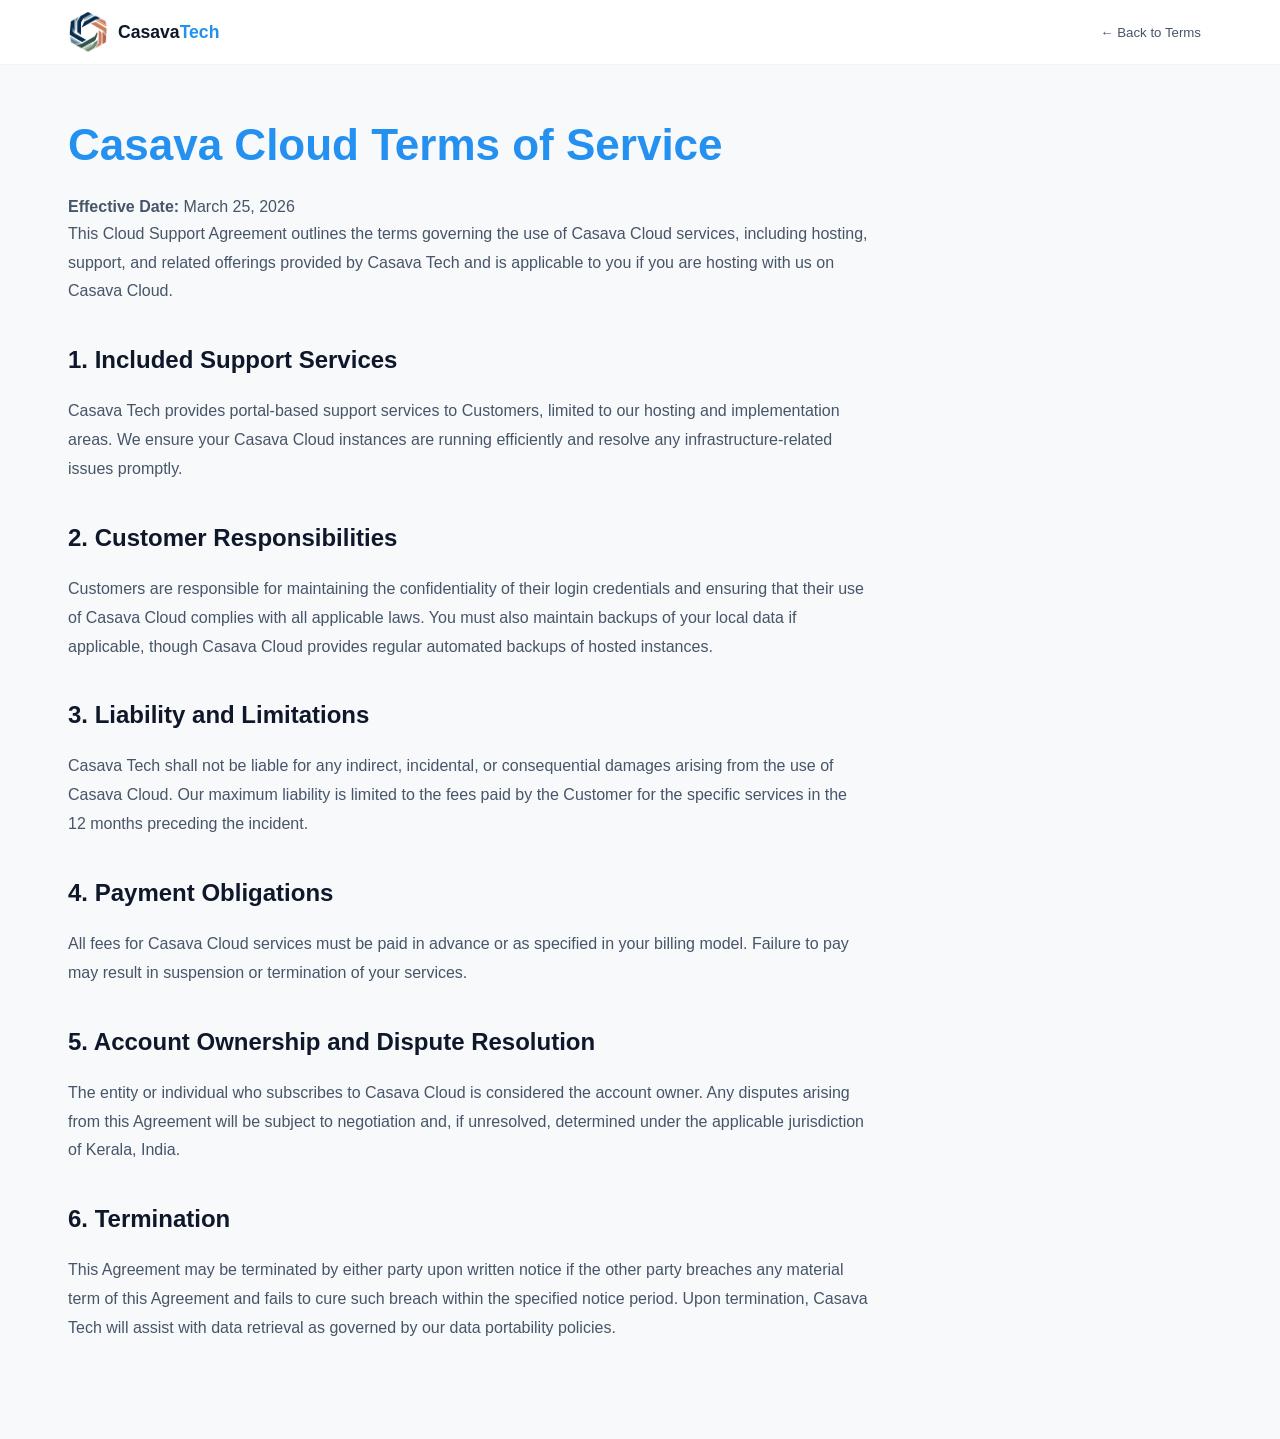
<file: cloud-terms.html>
<!DOCTYPE html>
<html lang="en">

<head>
  <meta charset="UTF-8" />
  <meta name="viewport" content="width=device-width,initial-scale=1.0" />
  <title>Casava Cloud - Terms of Service</title>
  <link rel="preconnect" href="https://fonts.googleapis.com" />
  <link rel="preconnect" href="https://fonts.gstatic.com" crossorigin />
  <link
    href="https://fonts.googleapis.com/css2?family=Bricolage+Grotesque:opsz,wght@12..96,400;500;600;700&family=Inter:ital,opsz,wght@0,14..32,100..900;1,14..32,100..900&display=swap"
    rel="stylesheet" />
  <link rel="stylesheet" href="./css/style.css" />
</head>

<body class="bg-light">

  <nav class="nav" id="mainNav">
    <div class="nav-in">
      <a class="logo" href="index.html">
        <div class="logo-mark"><img src="assets/Casava Logo.png" alt="Casava Tech Logo"></div>
        <div class="logo-name">Casava<span>Tech</span></div>
      </a>
      <ul class="nav-links">
        <li><a href="terms-of-service.html">&larr; Back to Terms</a></li>
      </ul>
    </div>
  </nav>

  <div class="W" style="padding-top: 120px; padding-bottom: 80px;">
    <h1 class="sec-title" style="margin-bottom: 24px; color: var(--blue);">Casava Cloud Terms of Service</h1>
    <p><strong>Effective Date:</strong> March 25, 2026</p>

    <div class="content" style="max-width: 800px; line-height: 1.8; color: var(--body);">
      <p style="margin-bottom: 24px;">This Cloud Support Agreement outlines the terms governing the use of Casava Cloud services, including hosting, support, and related offerings provided by Casava Tech and is applicable to you if you are hosting with us on Casava Cloud.</p>

      <h2 style="margin-top: 32px; margin-bottom: 16px; color: var(--txt);">1. Included Support Services</h2>
      <p style="margin-bottom: 16px;">Casava Tech provides portal-based support services to Customers, limited to our hosting and implementation areas. We ensure your Casava Cloud instances are running efficiently and resolve any infrastructure-related issues promptly.</p>

      <h2 style="margin-top: 32px; margin-bottom: 16px; color: var(--txt);">2. Customer Responsibilities</h2>
      <p style="margin-bottom: 16px;">Customers are responsible for maintaining the confidentiality of their login credentials and ensuring that their use of Casava Cloud complies with all applicable laws. You must also maintain backups of your local data if applicable, though Casava Cloud provides regular automated backups of hosted instances.</p>

      <h2 style="margin-top: 32px; margin-bottom: 16px; color: var(--txt);">3. Liability and Limitations</h2>
      <p style="margin-bottom: 16px;">Casava Tech shall not be liable for any indirect, incidental, or consequential damages arising from the use of Casava Cloud. Our maximum liability is limited to the fees paid by the Customer for the specific services in the 12 months preceding the incident.</p>

      <h2 style="margin-top: 32px; margin-bottom: 16px; color: var(--txt);">4. Payment Obligations</h2>
      <p style="margin-bottom: 16px;">All fees for Casava Cloud services must be paid in advance or as specified in your billing model. Failure to pay may result in suspension or termination of your services.</p>

      <h2 style="margin-top: 32px; margin-bottom: 16px; color: var(--txt);">5. Account Ownership and Dispute Resolution</h2>
      <p style="margin-bottom: 16px;">The entity or individual who subscribes to Casava Cloud is considered the account owner. Any disputes arising from this Agreement will be subject to negotiation and, if unresolved, determined under the applicable jurisdiction of Kerala, India.</p>

      <h2 style="margin-top: 32px; margin-bottom: 16px; color: var(--txt);">6. Termination</h2>
      <p style="margin-bottom: 16px;">This Agreement may be terminated by either party upon written notice if the other party breaches any material term of this Agreement and fails to cure such breach within the specified notice period. Upon termination, Casava Tech will assist with data retrieval as governed by our data portability policies.</p>
    </div>
  </div>

</body>

</html>
</file>
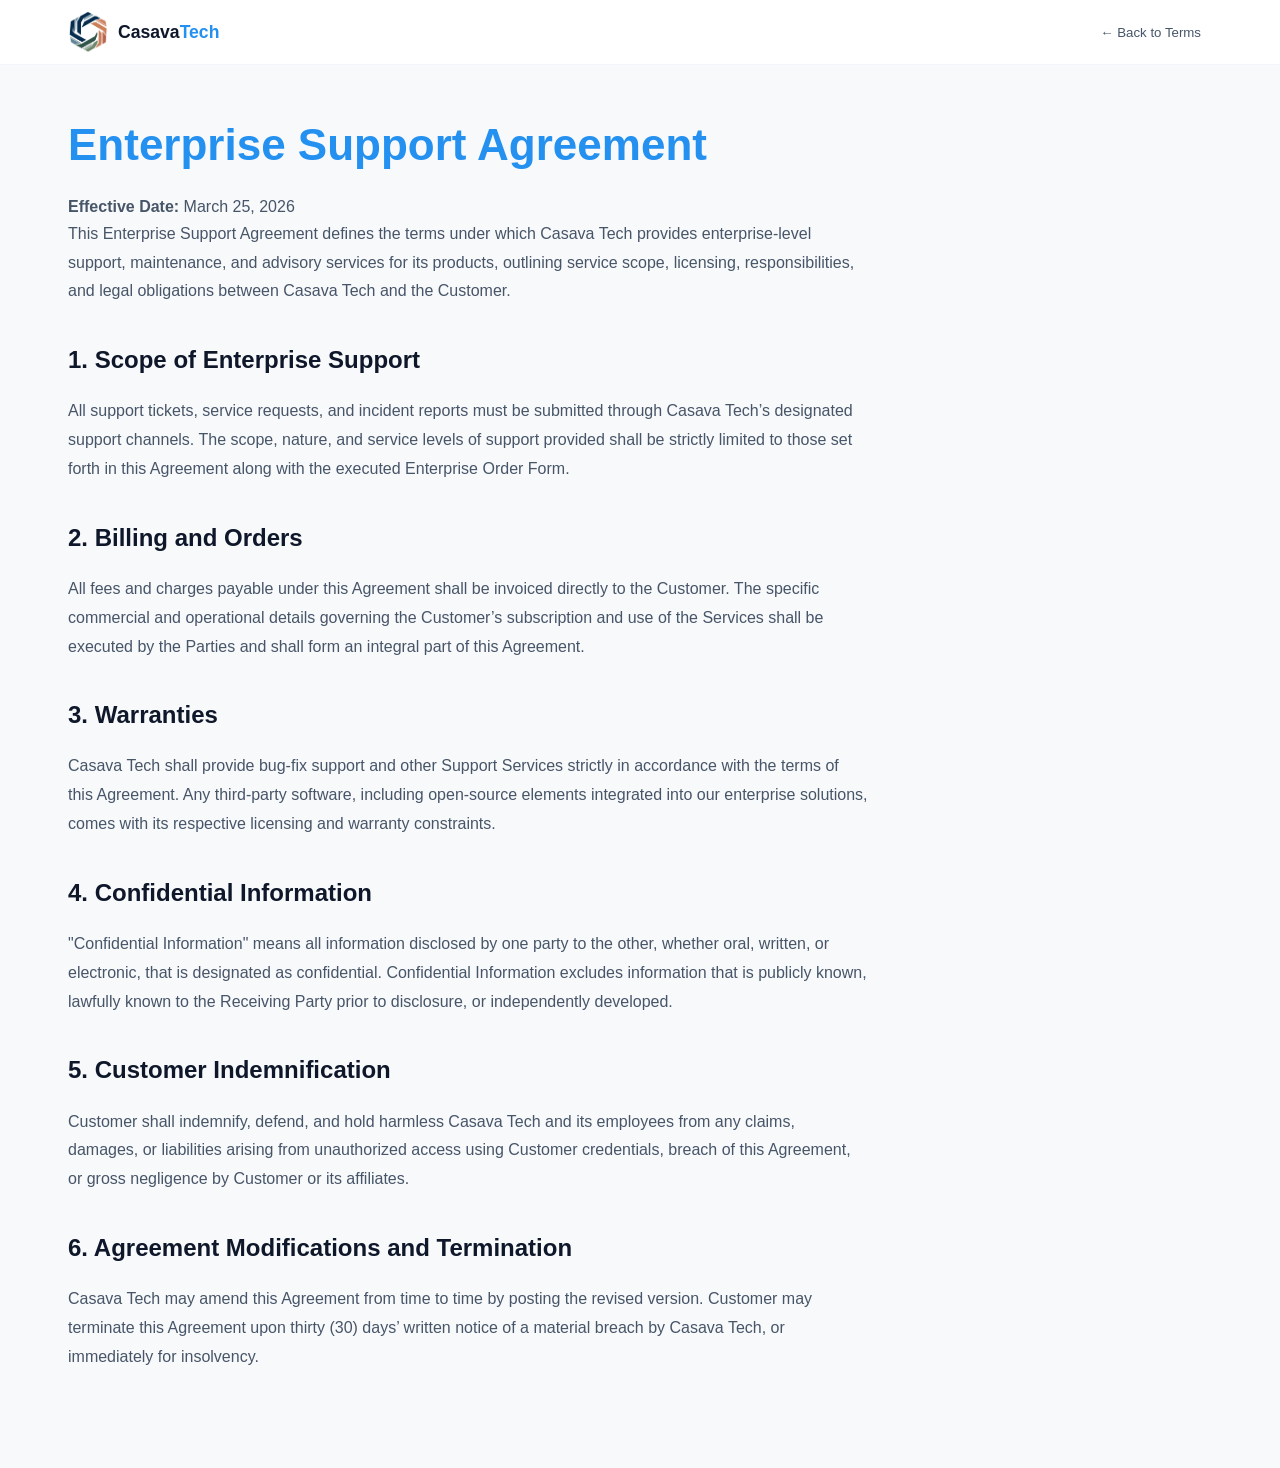
<file: enterprise-terms.html>
<!DOCTYPE html>
<html lang="en">

<head>
  <meta charset="UTF-8" />
  <meta name="viewport" content="width=device-width,initial-scale=1.0" />
  <title>Enterprise Agreement - Casava Tech</title>
  <link rel="preconnect" href="https://fonts.googleapis.com" />
  <link rel="preconnect" href="https://fonts.gstatic.com" crossorigin />
  <link
    href="https://fonts.googleapis.com/css2?family=Bricolage+Grotesque:opsz,wght@12..96,400;500;600;700&family=Inter:ital,opsz,wght@0,14..32,100..900;1,14..32,100..900&display=swap"
    rel="stylesheet" />
  <link rel="stylesheet" href="./css/style.css" />
</head>

<body class="bg-light">

  <nav class="nav" id="mainNav">
    <div class="nav-in">
      <a class="logo" href="index.html">
        <div class="logo-mark"><img src="assets/Casava Logo.png" alt="Casava Tech Logo"></div>
        <div class="logo-name">Casava<span>Tech</span></div>
      </a>
      <ul class="nav-links">
        <li><a href="terms-of-service.html">&larr; Back to Terms</a></li>
      </ul>
    </div>
  </nav>

  <div class="W" style="padding-top: 120px; padding-bottom: 80px;">
    <h1 class="sec-title" style="margin-bottom: 24px; color: var(--blue);">Enterprise Support Agreement</h1>
    <p><strong>Effective Date:</strong> March 25, 2026</p>

    <div class="content" style="max-width: 800px; line-height: 1.8; color: var(--body);">
      <p style="margin-bottom: 24px;">This Enterprise Support Agreement defines the terms under which Casava Tech provides enterprise-level support, maintenance, and advisory services for its products, outlining service scope, licensing, responsibilities, and legal obligations between Casava Tech and the Customer.</p>

      <h2 style="margin-top: 32px; margin-bottom: 16px; color: var(--txt);">1. Scope of Enterprise Support</h2>
      <p style="margin-bottom: 16px;">All support tickets, service requests, and incident reports must be submitted through Casava Tech’s designated support channels. The scope, nature, and service levels of support provided shall be strictly limited to those set forth in this Agreement along with the executed Enterprise Order Form.</p>

      <h2 style="margin-top: 32px; margin-bottom: 16px; color: var(--txt);">2. Billing and Orders</h2>
      <p style="margin-bottom: 16px;">All fees and charges payable under this Agreement shall be invoiced directly to the Customer. The specific commercial and operational details governing the Customer’s subscription and use of the Services shall be executed by the Parties and shall form an integral part of this Agreement.</p>

      <h2 style="margin-top: 32px; margin-bottom: 16px; color: var(--txt);">3. Warranties</h2>
      <p style="margin-bottom: 16px;">Casava Tech shall provide bug-fix support and other Support Services strictly in accordance with the terms of this Agreement. Any third-party software, including open-source elements integrated into our enterprise solutions, comes with its respective licensing and warranty constraints.</p>

      <h2 style="margin-top: 32px; margin-bottom: 16px; color: var(--txt);">4. Confidential Information</h2>
      <p style="margin-bottom: 16px;">"Confidential Information" means all information disclosed by one party to the other, whether oral, written, or electronic, that is designated as confidential. Confidential Information excludes information that is publicly known, lawfully known to the Receiving Party prior to disclosure, or independently developed.</p>

      <h2 style="margin-top: 32px; margin-bottom: 16px; color: var(--txt);">5. Customer Indemnification</h2>
      <p style="margin-bottom: 16px;">Customer shall indemnify, defend, and hold harmless Casava Tech and its employees from any claims, damages, or liabilities arising from unauthorized access using Customer credentials, breach of this Agreement, or gross negligence by Customer or its affiliates.</p>

      <h2 style="margin-top: 32px; margin-bottom: 16px; color: var(--txt);">6. Agreement Modifications and Termination</h2>
      <p style="margin-bottom: 16px;">Casava Tech may amend this Agreement from time to time by posting the revised version. Customer may terminate this Agreement upon thirty (30) days’ written notice of a material breach by Casava Tech, or immediately for insolvency.</p>
    </div>
  </div>

</body>

</html>
</file>
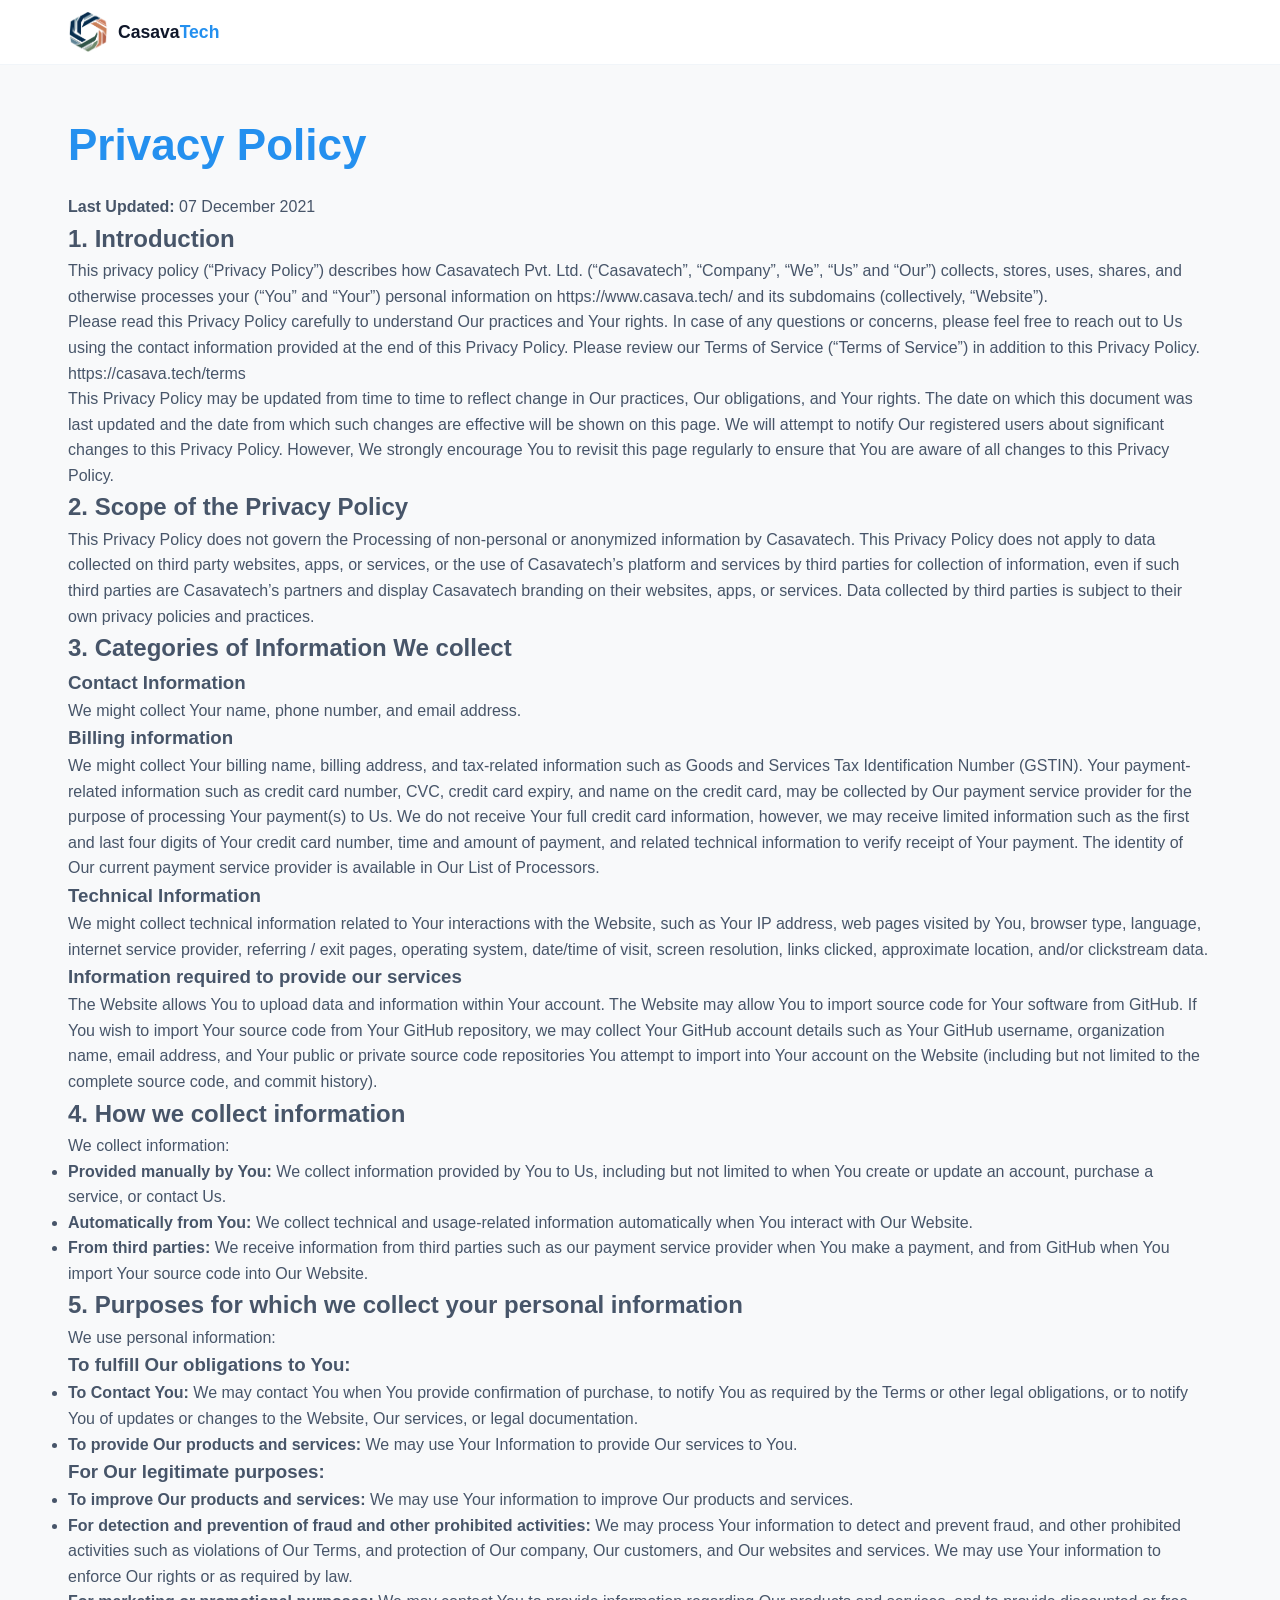
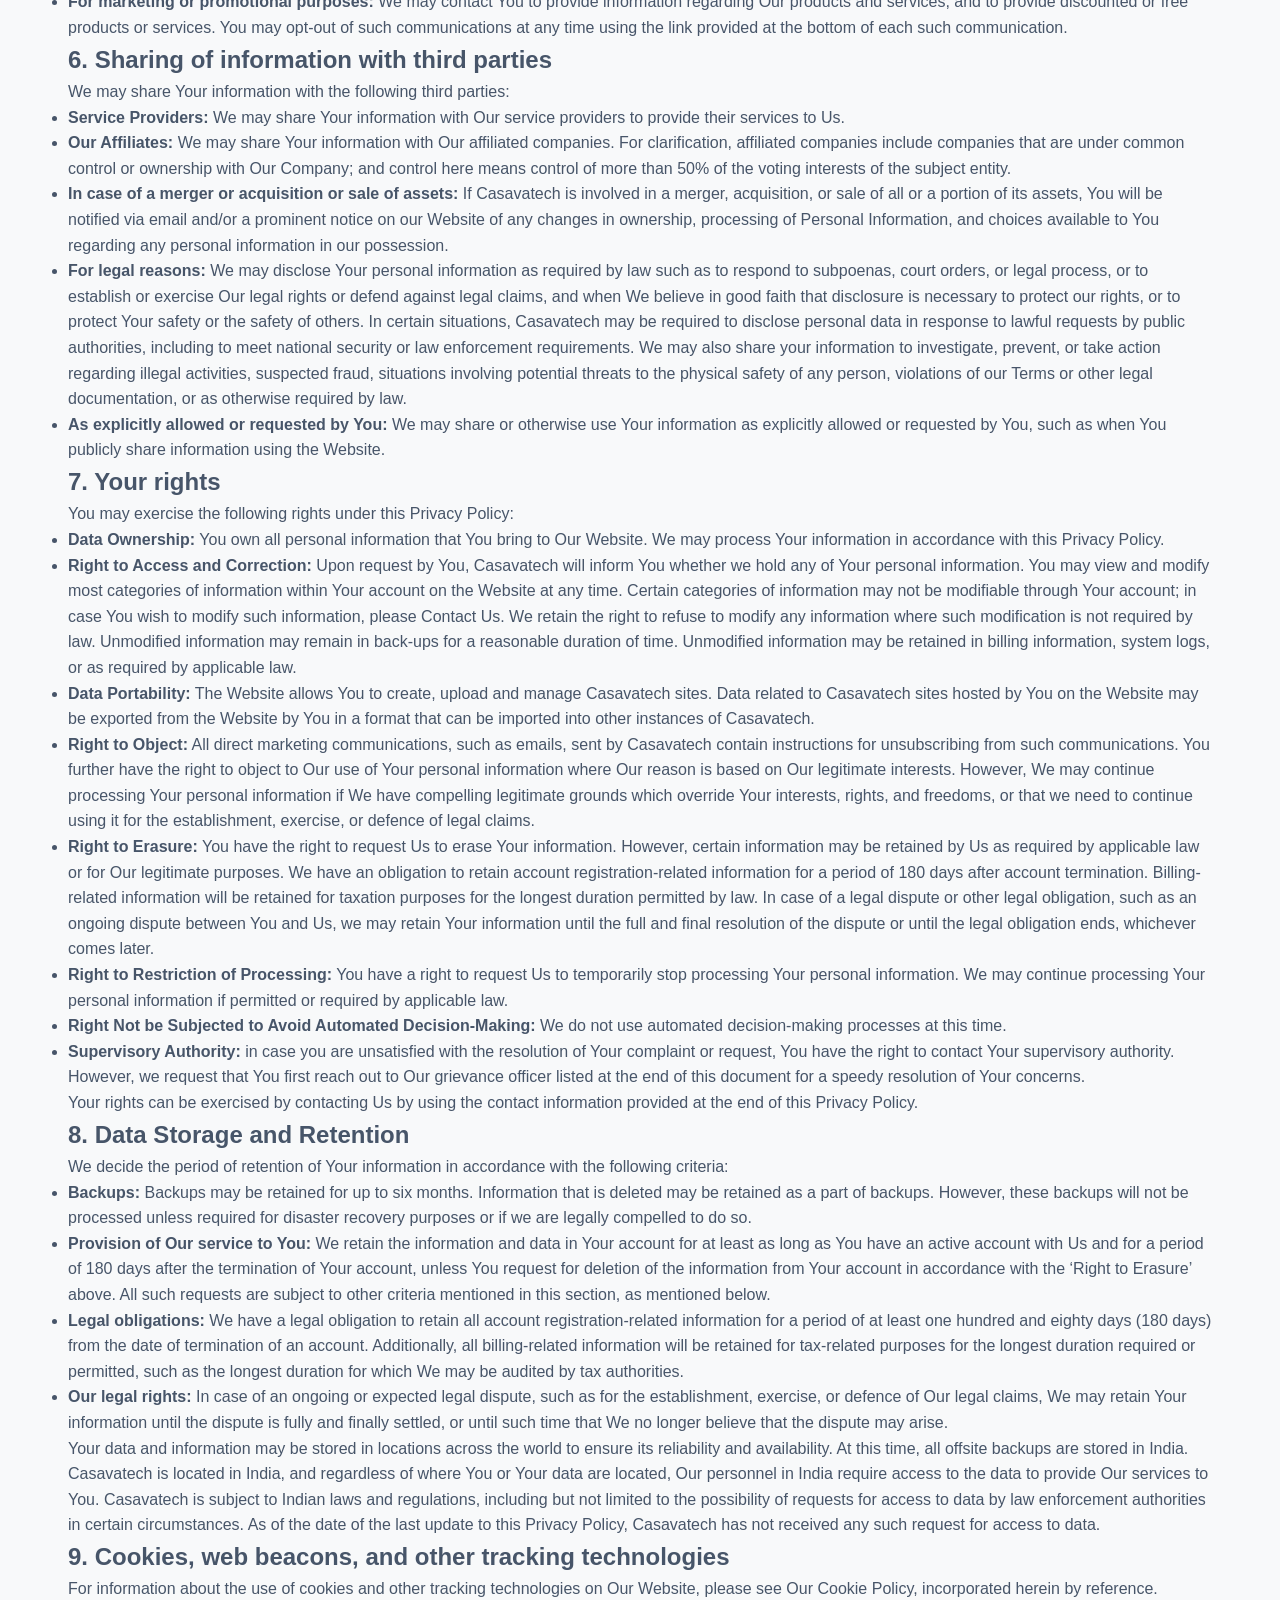
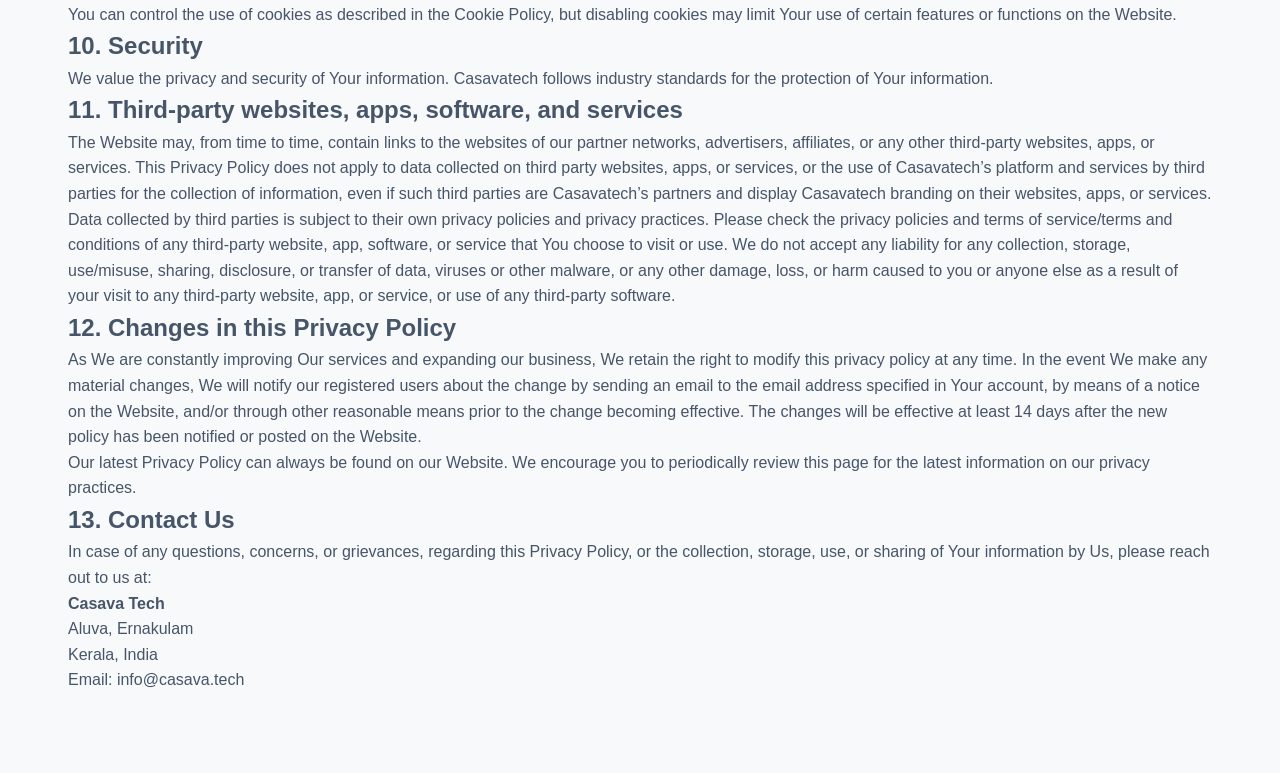
<file: privacy-policy.html>
<!DOCTYPE html>
<html lang="en">

<head>
  <meta charset="UTF-8" />
  <meta name="viewport" content="width=device-width,initial-scale=1.0" />
  <title>Casava Tech - Privacy Policy</title>
  <link rel="preconnect" href="https://fonts.googleapis.com" />
  <link rel="preconnect" href="https://fonts.gstatic.com" crossorigin />
  <link
    href="https://fonts.googleapis.com/css2?family=Bricolage+Grotesque:opsz,wght@12..96,400;500;600;700&family=Inter:ital,opsz,wght@0,14..32,100..900;1,14..32,100..900&display=swap"
    rel="stylesheet" />
  <link rel="stylesheet" href="./css/style.css" />
</head>

<body class="bg-light">

  <nav class="nav" id="mainNav">
    <div class="nav-in">
      <a class="logo" href="#">
        <div class="logo-mark"><img src="assets/Casava Logo.png" alt="Casava Tech Logo"></div>
        <div class="logo-name">Casava<span>Tech</span></div>
      </a>
    </div>
  </nav>

  <!-- PRIVACY POLICY CONTENT -->
  <div class="W" style="padding-top: 120px; padding-bottom: 80px;">
    <h1 class="sec-title" style="margin-bottom: 24px; color: var(--blue);">Privacy Policy</h1>
    <p><strong>Last Updated:</strong> 07 December 2021</p>

    <h2>1. Introduction</h2>
    <p>This privacy policy (“Privacy Policy”) describes how Casavatech Pvt. Ltd. (“Casavatech”, “Company”, “We”, “Us” and “Our”) collects, stores, uses, shares, and otherwise processes your (“You” and “Your”) personal information on <a href="https://www.casava.tech/">https://www.casava.tech/</a> and its subdomains (collectively, “Website”).</p>
    <p>Please read this Privacy Policy carefully to understand Our practices and Your rights. In case of any questions or concerns, please feel free to reach out to Us using the contact information provided at the end of this Privacy Policy. Please review our Terms of Service (“Terms of Service”) in addition to this Privacy Policy. <a href="/terms-of-service.html">https://casava.tech/terms</a></p>
    <p>This Privacy Policy may be updated from time to time to reflect change in Our practices, Our obligations, and Your rights. The date on which this document was last updated and the date from which such changes are effective will be shown on this page. We will attempt to notify Our registered users about significant changes to this Privacy Policy. However, We strongly encourage You to revisit this page regularly to ensure that You are aware of all changes to this Privacy Policy.</p>

    <h2>2. Scope of the Privacy Policy</h2>
    <p>This Privacy Policy does not govern the Processing of non-personal or anonymized information by Casavatech. This Privacy Policy does not apply to data collected on third party websites, apps, or services, or the use of Casavatech’s platform and services by third parties for collection of information, even if such third parties are Casavatech’s partners and display Casavatech branding on their websites, apps, or services. Data collected by third parties is subject to their own privacy policies and practices.</p>

    <h2>3. Categories of Information We collect</h2>
    
    <h3>Contact Information</h3>
    <p>We might collect Your name, phone number, and email address.</p>
    
    <h3>Billing information</h3>
    <p>We might collect Your billing name, billing address, and tax-related information such as Goods and Services Tax Identification Number (GSTIN). Your payment-related information such as credit card number, CVC, credit card expiry, and name on the credit card, may be collected by Our payment service provider for the purpose of processing Your payment(s) to Us. We do not receive Your full credit card information, however, we may receive limited information such as the first and last four digits of Your credit card number, time and amount of payment, and related technical information to verify receipt of Your payment. The identity of Our current payment service provider is available in Our List of Processors.</p>
    
    <h3>Technical Information</h3>
    <p>We might collect technical information related to Your interactions with the Website, such as Your IP address, web pages visited by You, browser type, language, internet service provider, referring / exit pages, operating system, date/time of visit, screen resolution, links clicked, approximate location, and/or clickstream data.</p>
    
    <h3>Information required to provide our services</h3>
    <p>The Website allows You to upload data and information within Your account. The Website may allow You to import source code for Your software from GitHub. If You wish to import Your source code from Your GitHub repository, we may collect Your GitHub account details such as Your GitHub username, organization name, email address, and Your public or private source code repositories You attempt to import into Your account on the Website (including but not limited to the complete source code, and commit history).</p>

    <h2>4. How we collect information</h2>
    <p>We collect information:</p>
    <ul>
      <li><strong>Provided manually by You:</strong> We collect information provided by You to Us, including but not limited to when You create or update an account, purchase a service, or contact Us.</li>
      <li><strong>Automatically from You:</strong> We collect technical and usage-related information automatically when You interact with Our Website.</li>
      <li><strong>From third parties:</strong> We receive information from third parties such as our payment service provider when You make a payment, and from GitHub when You import Your source code into Our Website.</li>
    </ul>

    <h2>5. Purposes for which we collect your personal information</h2>
    <p>We use personal information:</p>

    <h3>To fulfill Our obligations to You:</h3>
    <ul>
      <li><strong>To Contact You:</strong> We may contact You when You provide confirmation of purchase, to notify You as required by the Terms or other legal obligations, or to notify You of updates or changes to the Website, Our services, or legal documentation.</li>
      <li><strong>To provide Our products and services:</strong> We may use Your Information to provide Our services to You.</li>
    </ul>

    <h3>For Our legitimate purposes:</h3>
    <ul>
      <li><strong>To improve Our products and services:</strong> We may use Your information to improve Our products and services.</li>
      <li><strong>For detection and prevention of fraud and other prohibited activities:</strong> We may process Your information to detect and prevent fraud, and other prohibited activities such as violations of Our Terms, and protection of Our company, Our customers, and Our websites and services. We may use Your information to enforce Our rights or as required by law.</li>
      <li><strong>For marketing or promotional purposes:</strong> We may contact You to provide information regarding Our products and services, and to provide discounted or free products or services. You may opt-out of such communications at any time using the link provided at the bottom of each such communication.</li>
    </ul>

    <h2>6. Sharing of information with third parties</h2>
    <p>We may share Your information with the following third parties:</p>
    <ul>
      <li><strong>Service Providers:</strong> We may share Your information with Our service providers to provide their services to Us.</li>
      <li><strong>Our Affiliates:</strong> We may share Your information with Our affiliated companies. For clarification, affiliated companies include companies that are under common control or ownership with Our Company; and control here means control of more than 50% of the voting interests of the subject entity.</li>
      <li><strong>In case of a merger or acquisition or sale of assets:</strong> If Casavatech is involved in a merger, acquisition, or sale of all or a portion of its assets, You will be notified via email and/or a prominent notice on our Website of any changes in ownership, processing of Personal Information, and choices available to You regarding any personal information in our possession.</li>
      <li><strong>For legal reasons:</strong> We may disclose Your personal information as required by law such as to respond to subpoenas, court orders, or legal process, or to establish or exercise Our legal rights or defend against legal claims, and when We believe in good faith that disclosure is necessary to protect our rights, or to protect Your safety or the safety of others. In certain situations, Casavatech may be required to disclose personal data in response to lawful requests by public authorities, including to meet national security or law enforcement requirements. We may also share your information to investigate, prevent, or take action regarding illegal activities, suspected fraud, situations involving potential threats to the physical safety of any person, violations of our Terms or other legal documentation, or as otherwise required by law.</li>
      <li><strong>As explicitly allowed or requested by You:</strong> We may share or otherwise use Your information as explicitly allowed or requested by You, such as when You publicly share information using the Website.</li>
    </ul>

    <h2>7. Your rights</h2>
    <p>You may exercise the following rights under this Privacy Policy:</p>
    <ul>
      <li><strong>Data Ownership:</strong> You own all personal information that You bring to Our Website. We may process Your information in accordance with this Privacy Policy.</li>
      <li><strong>Right to Access and Correction:</strong> Upon request by You, Casavatech will inform You whether we hold any of Your personal information. You may view and modify most categories of information within Your account on the Website at any time. Certain categories of information may not be modifiable through Your account; in case You wish to modify such information, please Contact Us. We retain the right to refuse to modify any information where such modification is not required by law. Unmodified information may remain in back-ups for a reasonable duration of time. Unmodified information may be retained in billing information, system logs, or as required by applicable law.</li>
      <li><strong>Data Portability:</strong> The Website allows You to create, upload and manage Casavatech sites. Data related to Casavatech sites hosted by You on the Website may be exported from the Website by You in a format that can be imported into other instances of Casavatech.</li>
      <li><strong>Right to Object:</strong> All direct marketing communications, such as emails, sent by Casavatech contain instructions for unsubscribing from such communications. You further have the right to object to Our use of Your personal information where Our reason is based on Our legitimate interests. However, We may continue processing Your personal information if We have compelling legitimate grounds which override Your interests, rights, and freedoms, or that we need to continue using it for the establishment, exercise, or defence of legal claims.</li>
      <li><strong>Right to Erasure:</strong> You have the right to request Us to erase Your information. However, certain information may be retained by Us as required by applicable law or for Our legitimate purposes. We have an obligation to retain account registration-related information for a period of 180 days after account termination. Billing-related information will be retained for taxation purposes for the longest duration permitted by law. In case of a legal dispute or other legal obligation, such as an ongoing dispute between You and Us, we may retain Your information until the full and final resolution of the dispute or until the legal obligation ends, whichever comes later.</li>
      <li><strong>Right to Restriction of Processing:</strong> You have a right to request Us to temporarily stop processing Your personal information. We may continue processing Your personal information if permitted or required by applicable law.</li>
      <li><strong>Right Not be Subjected to Avoid Automated Decision-Making:</strong> We do not use automated decision-making processes at this time.</li>
      <li><strong>Supervisory Authority:</strong> in case you are unsatisfied with the resolution of Your complaint or request, You have the right to contact Your supervisory authority. However, we request that You first reach out to Our grievance officer listed at the end of this document for a speedy resolution of Your concerns.</li>
    </ul>
    <p>Your rights can be exercised by contacting Us by using the contact information provided at the end of this Privacy Policy.</p>

    <h2>8. Data Storage and Retention</h2>
    <p>We decide the period of retention of Your information in accordance with the following criteria:</p>
    <ul>
      <li><strong>Backups:</strong> Backups may be retained for up to six months. Information that is deleted may be retained as a part of backups. However, these backups will not be processed unless required for disaster recovery purposes or if we are legally compelled to do so.</li>
      <li><strong>Provision of Our service to You:</strong> We retain the information and data in Your account for at least as long as You have an active account with Us and for a period of 180 days after the termination of Your account, unless You request for deletion of the information from Your account in accordance with the ‘Right to Erasure’ above. All such requests are subject to other criteria mentioned in this section, as mentioned below.</li>
      <li><strong>Legal obligations:</strong> We have a legal obligation to retain all account registration-related information for a period of at least one hundred and eighty days (180 days) from the date of termination of an account. Additionally, all billing-related information will be retained for tax-related purposes for the longest duration required or permitted, such as the longest duration for which We may be audited by tax authorities.</li>
      <li><strong>Our legal rights:</strong> In case of an ongoing or expected legal dispute, such as for the establishment, exercise, or defence of Our legal claims, We may retain Your information until the dispute is fully and finally settled, or until such time that We no longer believe that the dispute may arise.</li>
    </ul>
    <p>Your data and information may be stored in locations across the world to ensure its reliability and availability. At this time, all offsite backups are stored in India. Casavatech is located in India, and regardless of where You or Your data are located, Our personnel in India require access to the data to provide Our services to You. Casavatech is subject to Indian laws and regulations, including but not limited to the possibility of requests for access to data by law enforcement authorities in certain circumstances. As of the date of the last update to this Privacy Policy, Casavatech has not received any such request for access to data.</p>

    <h2>9. Cookies, web beacons, and other tracking technologies</h2>
    <p>For information about the use of cookies and other tracking technologies on Our Website, please see Our Cookie Policy, incorporated herein by reference.</p>
    <p>You can control the use of cookies as described in the Cookie Policy, but disabling cookies may limit Your use of certain features or functions on the Website.</p>

    <h2>10. Security</h2>
    <p>We value the privacy and security of Your information. Casavatech follows industry standards for the protection of Your information.</p>

    <h2>11. Third-party websites, apps, software, and services</h2>
    <p>The Website may, from time to time, contain links to the websites of our partner networks, advertisers, affiliates, or any other third-party websites, apps, or services. This Privacy Policy does not apply to data collected on third party websites, apps, or services, or the use of Casavatech’s platform and services by third parties for the collection of information, even if such third parties are Casavatech’s partners and display Casavatech branding on their websites, apps, or services. Data collected by third parties is subject to their own privacy policies and privacy practices. Please check the privacy policies and terms of service/terms and conditions of any third-party website, app, software, or service that You choose to visit or use. We do not accept any liability for any collection, storage, use/misuse, sharing, disclosure, or transfer of data, viruses or other malware, or any other damage, loss, or harm caused to you or anyone else as a result of your visit to any third-party website, app, or service, or use of any third-party software.</p>

    <h2>12. Changes in this Privacy Policy</h2>
    <p>As We are constantly improving Our services and expanding our business, We retain the right to modify this privacy policy at any time. In the event We make any material changes, We will notify our registered users about the change by sending an email to the email address specified in Your account, by means of a notice on the Website, and/or through other reasonable means prior to the change becoming effective. The changes will be effective at least 14 days after the new policy has been notified or posted on the Website.</p>
    <p>Our latest Privacy Policy can always be found on our Website. We encourage you to periodically review this page for the latest information on our privacy practices.</p>

    <h2>13. Contact Us</h2>
    <p>In case of any questions, concerns, or grievances, regarding this Privacy Policy, or the collection, storage, use, or sharing of Your information by Us, please reach out to us at:</p>
    <p><strong>Casava Tech</strong><br />
      Aluva, Ernakulam<br />
      Kerala, India<br />
      Email: info@casava.tech</p>
  </div>


</body>

</html>
</file>
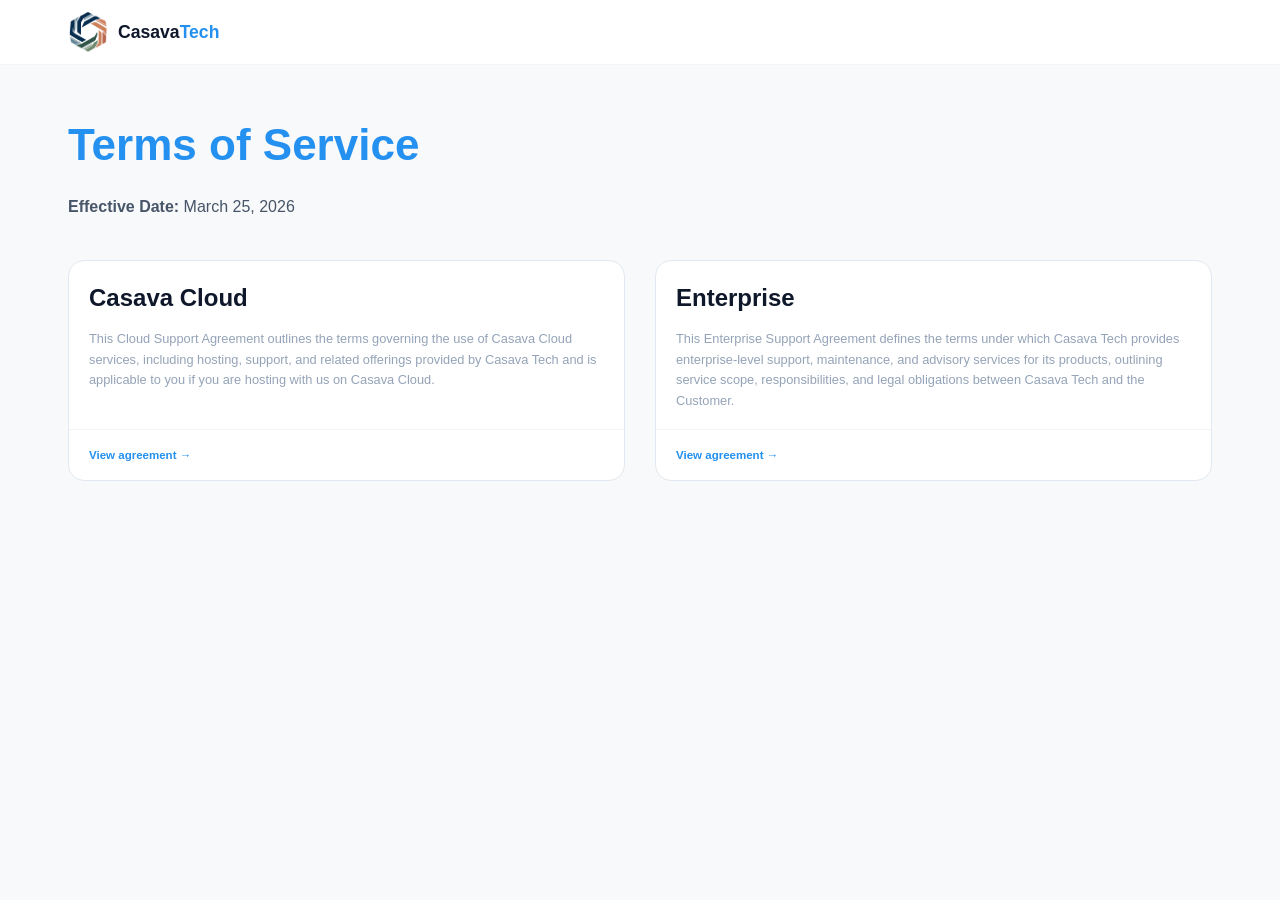
<file: terms-of-service.html>
<!DOCTYPE html>
<html lang="en">

<head>
  <meta charset="UTF-8" />
  <meta name="viewport" content="width=device-width,initial-scale=1.0" />
  <title>Casava Tech - Terms of Service</title>
  <link rel="preconnect" href="https://fonts.googleapis.com" />
  <link rel="preconnect" href="https://fonts.gstatic.com" crossorigin />
  <link
    href="https://fonts.googleapis.com/css2?family=Bricolage+Grotesque:opsz,wght@12..96,400;500;600;700&family=Inter:ital,opsz,wght@0,14..32,100..900;1,14..32,100..900&display=swap"
    rel="stylesheet" />
  <link rel="stylesheet" href="./css/style.css" />
</head>

<body class="bg-light">

  <nav class="nav" id="mainNav">
    <div class="nav-in">
      <a class="logo" href="index.html">
        <div class="logo-mark"><img src="assets/Casava Logo.png" alt="Casava Tech Logo"></div>
        <div class="logo-name">Casava<span>Tech</span></div>
      </a>
    </div>
  </nav>

  <!-- TERMS OF SERVICE CONTENT -->
  <div class="W" style="padding-top: 120px; padding-bottom: 80px;">
    <h1 class="sec-title" style="margin-bottom: 24px; color: var(--blue);">Terms of Service</h1>
    <p><strong>Effective Date:</strong> March 25, 2026</p>

    <div class="prod-grid"
      style="margin-top: 40px; display: grid; grid-template-columns: repeat(auto-fit, minmax(300px, 1fr)); gap: 30px;">
      <div class="prod-card" style="display: flex; flex-direction: column;">
        <div class="prod-body" style="flex: 1;">
          <h3 style="font-size: 1.5rem; margin-bottom: 12px;">Casava Cloud</h3>
          <p>This Cloud Support Agreement outlines the terms governing the use of Casava Cloud services, including
            hosting, support, and related offerings provided by Casava Tech and is applicable to you if you are hosting
            with us on Casava Cloud.</p>
        </div>
        <div class="prod-foot" style="border-top: 1px solid var(--bdr-lt); padding: 16px 20px;">
          <a href="cloud-terms.html" class="prod-link" style="color: var(--blue); font-weight: 600;">View agreement
            &rarr;</a>
        </div>
      </div>

      <div class="prod-card" style="display: flex; flex-direction: column;">
        <div class="prod-body" style="flex: 1;">
          <h3 style="font-size: 1.5rem; margin-bottom: 12px;">Enterprise</h3>
          <p>This Enterprise Support Agreement defines the terms under which Casava Tech provides enterprise-level
            support, maintenance, and advisory services for its products, outlining service scope, responsibilities, and
            legal obligations between Casava Tech and the Customer.</p>
        </div>
        <div class="prod-foot" style="border-top: 1px solid var(--bdr-lt); padding: 16px 20px;">
          <a href="enterprise-terms.html" class="prod-link" style="color: var(--blue); font-weight: 600;">View agreement
            &rarr;</a>
        </div>
      </div>
    </div>
  </div>

</body>

</html>
</file>
<file: css/style.css>
:root {
  --blue: #2490EF;
  --blue-dk: #1a75c9;
  --blue-lt: #5aadf4;
  --blue-bg: #EBF5FE;
  --teal: #00A09D;
  --green: #22c55e;
  --orange: #e8572a;
  --yellow: #f0ad4e;
  --purple: #7c3aed;
  --white: #fff;
  --bg-lt: #F8F9FA;
  --bg-ltr: #f0f4f8;
  --txt: #0f172a;
  --body: #475569;
  --muted: #94a3b8;
  --bdr: #e2e8f0;
  --bdr-lt: #f1f5f9;
  --f1: 'Roboto', sans-serif;
  --f2: 'Raleway', sans-serif;
  --f3: 'Open Sans', sans-serif;
  --f4: 'Source Sans Pro', sans-serif;
  --f5: 'Noto Serif', serif;
  --f6: 'Arvo', serif;
  --mw: 1200px;
}

*,
*::before,
*::after {
  box-sizing: border-box;
  margin: 0;
  padding: 0
}

html {
  scroll-behavior: smooth
}

body {
  font-family: var(--f1);
  color: var(--body);
  background: var(--white);
  line-height: 1.6;
  overflow-x: hidden
}

a {
  text-decoration: none;
  color: inherit
}

img {
  max-width: 100%;
  display: block
}

::-webkit-scrollbar {
  width: 4px
}

::-webkit-scrollbar-thumb {
  background: var(--blue);
  border-radius: 2px
}

.W {
  max-width: var(--mw);
  margin: 0 auto;
  padding: 0 28px
}

section {
  padding: 80px 0
}

/* Buttons */
.btn {
  display: inline-flex;
  align-items: center;
  gap: 7px;
  font-family: var(--f1);
  font-size: .9rem;
  font-weight: 600;
  border-radius: 8px;
  padding: 11px 28px;
  cursor: pointer;
  border: none;
  transition: all .2s;
  white-space: nowrap
}

.btn-bl {
  background: var(--blue);
  color: #fff
}

.btn-bl:hover {
  background: var(--blue-dk);
  transform: translateY(-2px)
}

.btn-ol {
  background: transparent;
  color: var(--blue);
  border: 2px solid var(--blue)
}

.btn-ol:hover {
  background: var(--blue-bg);
  transform: translateY(-2px)
}

.btn-wh {
  background: #fff;
  color: var(--blue);
  font-weight: 700
}

.btn-wh:hover {
  transform: translateY(-2px)
}

.btn-gh {
  background: rgba(255, 255, 255, .1);
  color: #fff;
  border: 1.5px solid rgba(255, 255, 255, .4)
}

.btn-gh:hover {
  border-color: #fff;
  background: rgba(255, 255, 255, .18);
  transform: translateY(-2px)
}

/* Section headers */
.eyebrow {
  display: block;
  font-family: var(--f3);
  font-size: .73rem;
  font-weight: 700;
  letter-spacing: .12em;
  text-transform: uppercase;
  color: var(--blue);
  margin-bottom: 10px
}

.sec-title {
  font-family: var(--f2);
  font-size: clamp(1.85rem, 3.5vw, 2.75rem);
  font-weight: 800;
  color: var(--txt);
  line-height: 1.14;
  margin-bottom: 14px
}

.sec-title .hl {
  color: var(--blue)
}

.sec-desc {
  font-family: var(--f4);
  font-size: 1.05rem;
  color: var(--muted);
  max-width: 580px;
  line-height: 1.72
}

.cen {
  text-align: center
}

.cen .sec-desc {
  margin: 0 auto 44px
}

/* Reveal */
.rv {
  opacity: 0;
  transform: translateY(20px);
  transition: opacity .5s ease, transform .5s ease
}

.rv.vis {
  opacity: 1;
  transform: none
}

/* Navbar */
.nav {
  position: fixed;
  top: 0;
  left: 0;
  right: 0;
  z-index: 1000;
  background: rgba(255, 255, 255, .97);
  backdrop-filter: blur(14px);
  border-bottom: 1px solid var(--bdr-lt);
  transition: box-shadow .3s
}

.nav.sc {
  box-shadow: 0 2px 16px rgba(36, 144, 239, .1)
}

.nav-in {
  max-width: var(--mw);
  margin: 0 auto;
  padding: 0 28px;
  height: 64px;
  display: flex;
  align-items: center;
  justify-content: space-between;
  gap: 16px
}

.logo {
  display: flex;
  align-items: center;
  gap: 10px;
  flex-shrink: 0
}

.logo-mark {
  width: 40px;
  height: 40px;
  display: flex;
  align-items: center;
  justify-content: center;
  flex-shrink: 0
}

.logo-mark img {
  width: 100%;
  height: 100%;
  object-fit: contain;
  display: block
}

.logo-name {
  font-family: var(--f2);
  font-weight: 800;
  font-size: 1.1rem;
  color: var(--txt)
}

.logo-name span {
  color: var(--blue)
}

.nav-links {
  display: flex;
  align-items: center;
  gap: 2px;
  list-style: none
}

.nav-links a {
  font-family: var(--f1);
  font-size: .83rem;
  font-weight: 500;
  color: var(--body);
  padding: 6px 11px;
  border-radius: 6px;
  transition: all .2s
}

.nav-links a:hover {
  background: var(--blue-bg);
  color: var(--blue)
}

.nav-acts {
  display: flex;
  align-items: center;
  gap: 8px;
  flex-shrink: 0
}

.nav-demo {
  font-family: var(--f1);
  font-size: .83rem;
  font-weight: 500;
  color: var(--blue);
  padding: 7px 15px;
  border: 1.5px solid var(--blue);
  border-radius: 6px;
  transition: all .2s;
  white-space: nowrap
}

.nav-demo:hover {
  background: var(--blue-bg)
}

.nav-go {
  font-family: var(--f1);
  font-size: .83rem;
  font-weight: 700;
  color: #fff;
  background: var(--blue);
  padding: 8px 20px;
  border-radius: 6px;
  transition: all .2s;
  white-space: nowrap
}

.nav-go:hover {
  background: var(--blue-dk)
}

.hbg {
  display: none;
  flex-direction: column;
  gap: 5px;
  cursor: pointer;
  padding: 5px;
  flex-shrink: 0
}

.hbg span {
  display: block;
  width: 22px;
  height: 2px;
  background: var(--txt);
  border-radius: 2px
}

.mob-nav {
  display: none;
  position: fixed;
  inset: 64px 0 0 0;
  background: #fff;
  z-index: 999;
  padding: 20px 28px;
  flex-direction: column;
  gap: 2px;
  overflow-y: auto;
  border-top: 1px solid var(--bdr)
}

.mob-nav.open {
  display: flex
}

.mob-nav a {
  font-family: var(--f1);
  font-size: .95rem;
  font-weight: 500;
  color: var(--txt);
  padding: 11px 14px;
  border-radius: 6px
}

.mob-nav a:hover {
  background: var(--blue-bg);
  color: var(--blue)
}

@media(max-width:768px) {

  .nav-links,
  .nav-acts {
    display: none
  }

  .hbg {
    display: flex
  }
}

/* Hero */
.hero {
  padding: 122px 0 72px;
  background: var(--white);
  position: relative;
  overflow: hidden
}

.hero::before {
  content: '';
  position: absolute;
  inset: 0;
  pointer-events: none;
  background-image: radial-gradient(circle, rgba(36, 144, 239, .1) 1px, transparent 1px);
  background-size: 36px 36px;
  opacity: .55
}

.hero::after {
  content: '';
  position: absolute;
  width: 700px;
  height: 700px;
  border-radius: 50%;
  background: radial-gradient(circle, rgba(36, 144, 239, .06), transparent 70%);
  top: -250px;
  right: -200px;
  pointer-events: none
}

.hero-grid {
  display: grid;
  grid-template-columns: 1fr 1fr;
  gap: 60px;
  align-items: center;
  position: relative;
  z-index: 1
}

@media(max-width:900px) {
  .hero-grid {
    grid-template-columns: 1fr;
    text-align: center
  }
}

.badge {
  display: inline-flex;
  align-items: center;
  gap: 7px;
  background: var(--blue-bg);
  border: 1px solid rgba(36, 144, 239, .25);
  border-radius: 50px;
  padding: 5px 15px;
  margin-bottom: 18px;
  font-family: var(--f3);
  font-size: .72rem;
  font-weight: 700;
  color: var(--blue);
  letter-spacing: .06em;
  text-transform: uppercase
}

.badge-dot {
  width: 6px;
  height: 6px;
  border-radius: 50%;
  background: var(--blue);
  animation: pls 1.5s ease infinite
}

@keyframes pls {

  0%,
  100% {
    opacity: 1
  }

  50% {
    opacity: .2
  }
}

.hero-h1 {
  font-family: var(--f2);
  font-size: clamp(2rem, 4vw, 3.4rem);
  font-weight: 800;
  color: var(--txt);
  line-height: 1.1;
  margin-bottom: 18px
}

.hero-h1 .cb {
  color: var(--blue)
}

.hero-sub {
  font-family: var(--f4);
  font-size: 1.08rem;
  color: var(--muted);
  max-width: 490px;
  line-height: 1.75;
  margin-bottom: 32px
}

@media(max-width:900px) {
  .hero-sub {
    margin-left: auto;
    margin-right: auto
  }
}

.hero-acts {
  display: flex;
  gap: 12px;
  flex-wrap: wrap;
  margin-bottom: 38px
}

@media(max-width:900px) {
  .hero-acts {
    justify-content: center
  }
}

.hero-stats {
  display: flex;
  gap: 28px;
  padding-top: 26px;
  border-top: 1px solid var(--bdr-lt);
  flex-wrap: wrap
}

@media(max-width:900px) {
  .hero-stats {
    justify-content: center
  }
}

.stat-n {
  font-family: var(--f2);
  font-size: 1.8rem;
  font-weight: 800;
  color: var(--blue);
  display: block;
  line-height: 1
}

.stat-l {
  font-family: var(--f3);
  font-size: .7rem;
  color: var(--muted);
  text-transform: uppercase;
  letter-spacing: .06em;
  font-weight: 600
}

/* Hero frame - crisp, no shadows */
.hero-frame {
  position: relative;
  z-index: 1
}

.hf-main {
  border-radius: 16px;
  overflow: hidden;
  border: 1.5px solid var(--bdr)
}

.hf-main img {
  width: 100%;
  height: 220px;
  object-fit: cover;
  object-position: top left;
  display: block
}

.hf-float {
  position: absolute;
  border-radius: 12px;
  overflow: hidden;
  border: 1.5px solid var(--bdr);
  background: #fff
}

.hf-float img {
  width: 100%;
  display: block;
  object-fit: cover;
  object-position: top left
}

.hf-a {
  width: 54%;
  right: -20px;
  bottom: -24px;
  animation: fa 5s ease-in-out infinite
}

.hf-a img {
  height: 120px
}

.hf-b {
  width: 38%;
  left: -18px;
  top: 18%;
  animation: fb 6s ease-in-out infinite
}

.hf-b img {
  height: 90px
}

@keyframes fa {

  0%,
  100% {
    transform: translateY(0)
  }

  50% {
    transform: translateY(-8px)
  }
}

@keyframes fb {

  0%,
  100% {
    transform: translateY(0)
  }

  50% {
    transform: translateY(8px)
  }
}

.hf-chip {
  position: absolute;
  z-index: 10;
  background: #fff;
  border: 1px solid var(--bdr);
  border-radius: 50px;
  padding: 6px 14px;
  display: flex;
  align-items: center;
  gap: 7px;
  font-family: var(--f1);
  font-size: .72rem;
  font-weight: 600;
  color: var(--txt)
}

.chip-d {
  width: 7px;
  height: 7px;
  border-radius: 50%
}

.hf-chip-a {
  top: -14px;
  left: 10px
}

.hf-chip-b {
  bottom: 6px;
  left: 28%
}

@media(max-width:600px) {

  .hf-float,
  .hf-chip {
    display: none
  }
}

/* Marquee */
.strip {
  background: var(--txt);
  padding: 14px 0;
  overflow: hidden
}

.strip-row {
  display: flex;
  gap: 44px;
  animation: mq 22s linear infinite;
  white-space: nowrap
}

.strip-item {
  display: flex;
  align-items: center;
  gap: 10px;
  font-family: var(--f3);
  font-size: .8rem;
  font-weight: 600;
  color: rgba(255, 255, 255, .7);
  flex-shrink: 0
}

.strip-item img {
  height: 22px;
  width: auto;
  object-fit: contain;
  opacity: 1
}

.strip-item .dot {
  color: rgba(255, 255, 255, .2)
}

@keyframes mq {
  from {
    transform: translateX(0)
  }

  to {
    transform: translateX(-50%)
  }
}

/* Product cards */
.prod-grid {
  display: grid;
  grid-template-columns: repeat(auto-fill, minmax(250px, 1fr));
  gap: 22px;
  margin-top: 44px
}

.prod-card {
  background: #fff;
  border: 1px solid var(--bdr);
  border-radius: 16px;
  overflow: hidden;
  transition: all .25s;
  cursor: pointer
}

.prod-card:hover {
  transform: translateY(-4px);
  border-color: var(--blue)
}

.prod-img {
  height: 150px;
  overflow: hidden;
  display: flex;
  align-items: center;
  justify-content: center;
  padding: 16px
}

.prod-img img {
  max-height: 100px;
  width: auto;
  object-fit: contain;
  transition: transform .3s
}

.prod-card:hover .prod-img img {
  transform: scale(1.06)
}

.prod-body {
  padding: 18px 20px
}

.prod-tag {
  font-family: var(--f3);
  font-size: .63rem;
  font-weight: 700;
  text-transform: uppercase;
  letter-spacing: .08em;
  color: var(--blue);
  background: var(--blue-bg);
  padding: 3px 9px;
  border-radius: 50px;
  display: inline-block;
  margin-bottom: 9px
}

.prod-body h3 {
  font-family: var(--f2);
  font-weight: 700;
  font-size: .98rem;
  color: var(--txt);
  margin-bottom: 5px
}

.prod-body p {
  font-family: var(--f1);
  font-size: .8rem;
  color: var(--muted);
  line-height: 1.6
}

.prod-foot {
  padding: 12px 20px 16px;
  display: flex;
  align-items: center;
  justify-content: space-between;
  border-top: 1px solid var(--bdr-lt)
}

.prod-link {
  font-family: var(--f3);
  font-size: .72rem;
  font-weight: 700;
  color: var(--blue)
}

.prod-link:hover {
  text-decoration: underline
}

.prod-oss {
  font-family: var(--f3);
  font-size: .62rem;
  font-weight: 700;
  color: var(--green);
  background: rgba(34, 197, 94, .1);
  padding: 2px 8px;
  border-radius: 50px;
  border: 1px solid rgba(34, 197, 94, .22)
}

/* Tab buttons */
.tab-btns {
  display: flex;
  gap: 8px;
  justify-content: center;
  margin-bottom: 44px;
  flex-wrap: wrap
}

.tab-btn {
  font-family: var(--f3);
  font-size: .83rem;
  font-weight: 700;
  padding: 10px 22px;
  border-radius: 50px;
  border: 2px solid var(--bdr);
  background: #fff;
  color: var(--muted);
  cursor: pointer;
  transition: all .2s
}

.tab-btn.on,
.tab-btn:hover {
  background: var(--blue);
  color: #fff;
  border-color: var(--blue)
}

.tab-pane {
  display: none
}

.tab-pane.on {
  display: block
}

/* Showcase - multi image, crisp */
.sc-grid {
  display: grid;
  grid-template-columns: repeat(auto-fit, minmax(300px, 1fr));
  gap: 26px
}

.sc-card {
  background: #fff;
  border: 1px solid var(--bdr);
  border-radius: 16px;
  overflow: hidden;
  transition: all .25s
}

.sc-card:hover {
  transform: translateY(-4px);
  border-color: var(--blue)
}

.sc-frame {
  position: relative;
  height: 200px;
  overflow: hidden;
  background: var(--blue-bg)
}

.sc-main {
  position: absolute;
  right: 0;
  top: 0;
  width: 76%;
  height: 100%;
  object-fit: cover;
  object-position: top left;
  border-radius: 0 0 0 12px
}

.sc-side {
  position: absolute;
  left: 0;
  width: 27%;
  object-fit: cover;
  border-radius: 0 8px 8px 0;
  border: 1.5px solid var(--bdr)
}

.sc-s1 {
  top: 10px;
  height: 48%
}

.sc-s2 {
  bottom: 10px;
  height: 44%
}

.sc-badge {
  position: absolute;
  bottom: 12px;
  right: 12px;
  background: var(--blue);
  color: #fff;
  font-family: var(--f3);
  font-size: .6rem;
  font-weight: 700;
  padding: 4px 10px;
  border-radius: 50px
}

.sc-body {
  padding: 20px 22px
}

.sc-body h3 {
  font-family: var(--f2);
  font-weight: 700;
  font-size: 1rem;
  color: var(--txt);
  margin-bottom: 8px
}

.sc-feat {
  font-family: var(--f1);
  font-size: .8rem;
  color: var(--muted);
  display: flex;
  align-items: flex-start;
  gap: 8px;
  margin-bottom: 5px
}

.sc-feat::before {
  content: '✓';
  font-family: 'Material Icons';
  color: var(--blue);
  font-size: .9rem;
  flex-shrink: 0
}

/* Icon grid */
.ig {
  display: grid;
  grid-template-columns: repeat(auto-fill, minmax(118px, 1fr));
  gap: 22px 14px
}

.ii {
  display: flex;
  flex-direction: column;
  align-items: center;
  gap: 10px;
  cursor: pointer
}

.ib {
  width: 76px;
  height: 76px;
  border-radius: 18px;
  background: var(--blue);
  display: flex;
  align-items: center;
  justify-content: center;
  border: none;
  transition: all .25s;
  flex-shrink: 0
}

.ib:hover {
  transform: translateY(-3px) scale(1.04)
}

.ib svg {
  width: 34px;
  height: 34px;
  fill: none;
  stroke: #fff;
  stroke-width: 2;
  stroke-linecap: round;
  stroke-linejoin: round
}

.ib.gr {
  background: #8a94a6
}

.in-name {
  font-family: var(--f3);
  font-size: .76rem;
  font-weight: 700;
  color: var(--txt);
  text-align: center;
  line-height: 1.3
}

/* Service cards */
.svc-grid {
  display: grid;
  grid-template-columns: repeat(auto-fit, minmax(330px, 1fr));
  gap: 22px
}

.svc-card {
  background: #fff;
  border: 1px solid var(--bdr);
  border-radius: 16px;
  overflow: hidden;
  transition: all .25s
}

.svc-card:hover {
  transform: translateY(-4px);
  border-color: var(--blue)
}

.svc-imgs {
  height: 136px;
  display: flex;
  gap: 4px;
  padding: 12px;
  background: var(--blue-bg);
  overflow: hidden
}

.svc-imgs img {
  border-radius: 8px;
  object-fit: cover;
  object-position: top left;
  flex: 1;
  height: 100%
}

.svc-imgs .img-m {
  flex: 2
}

.svc-body {
  padding: 22px 26px 16px
}

.svc-ico {
  width: 48px;
  height: 48px;
  border-radius: 12px;
  background: var(--blue);
  display: flex;
  align-items: center;
  justify-content: center;
  margin-bottom: 14px
}

.svc-ico svg {
  width: 24px;
  height: 24px;
  fill: none;
  stroke: #fff;
  stroke-width: 2;
  stroke-linecap: round;
  stroke-linejoin: round
}

.svc-card h3 {
  font-family: var(--f2);
  font-size: 1.06rem;
  font-weight: 700;
  color: var(--txt);
  margin-bottom: 8px
}

.svc-card p {
  font-family: var(--f1);
  font-size: .83rem;
  color: var(--muted);
  line-height: 1.7
}

.svc-tags {
  padding: 14px 26px 18px;
  display: flex;
  flex-wrap: wrap;
  gap: 6px;
  border-top: 1px solid var(--bdr-lt)
}

.tg {
  font-family: var(--f3);
  font-size: .65rem;
  font-weight: 700;
  padding: 3px 10px;
  border-radius: 50px;
  border: 1px solid
}

.tg-b {
  background: rgba(36, 144, 239, .07);
  color: var(--blue);
  border-color: rgba(36, 144, 239, .22)
}

.tg-g {
  background: rgba(34, 197, 94, .07);
  color: var(--green);
  border-color: rgba(34, 197, 94, .22)
}

.tg-t {
  background: rgba(0, 160, 157, .07);
  color: var(--teal);
  border-color: rgba(0, 160, 157, .22)
}

.tg-o {
  background: rgba(232, 87, 42, .07);
  color: var(--orange);
  border-color: rgba(232, 87, 42, .22)
}

.tg-p {
  background: rgba(124, 58, 237, .07);
  color: var(--purple);
  border-color: rgba(124, 58, 237, .22)
}

/* Why section */
.why-grid {
  display: grid;
  grid-template-columns: 1fr 1fr;
  gap: 56px;
  align-items: center
}

@media(max-width:860px) {
  .why-grid {
    grid-template-columns: 1fr;
    gap: 40px
  }
}

.feat-list {
  display: flex;
  flex-direction: column;
  gap: 14px
}

.feat-row {
  display: flex;
  gap: 14px;
  align-items: flex-start;
  padding: 16px;
  border: 1px solid var(--bdr);
  border-radius: 8px;
  background: #fff;
  transition: border-color .2s
}

.feat-row:hover {
  border-color: var(--blue)
}

.feat-ico {
  min-width: 42px;
  height: 42px;
  border-radius: 11px;
  background: var(--blue-bg);
  border: 1.5px solid rgba(36, 144, 239, .2);
  display: flex;
  align-items: center;
  justify-content: center;
  font-size: 1.1rem
}

.feat-row h4 {
  font-family: var(--f2);
  font-weight: 700;
  font-size: .93rem;
  color: var(--txt);
  margin-bottom: 3px
}

.feat-row p {
  font-family: var(--f1);
  font-size: .8rem;
  color: var(--muted);
  line-height: 1.65
}

/* why frame - crisp borders, no shadows */
.wi-frame {
  position: relative;
  padding: 20px 0 36px
}

.wi-main {
  border-radius: 14px;
  overflow: hidden;
  border: 1.5px solid var(--bdr)
}

.wi-main img {
  width: 100%;
  display: block
}

.wi-f1 {
  position: absolute;
  bottom: -18px;
  right: -16px;
  width: 52%;
  border-radius: 12px;
  overflow: hidden;
  border: 1.5px solid var(--bdr)
}

.wi-f1 img {
  width: 100%;
  display: block
}

.wi-f2 {
  position: absolute;
  bottom: 40px;
  left: -16px;
  width: 38%;
  border-radius: 10px;
  overflow: hidden;
  border: 1.5px solid var(--bdr)
}

.wi-f2 img {
  width: 100%;
  display: block
}

@media(max-width:600px) {

  .wi-f1,
  .wi-f2 {
    display: none
  }
}

/* Gallery - crisp */
.gal-grid {
  display: grid;
  grid-template-columns: repeat(3, 1fr);
  gap: 20px;
  margin-top: 44px
}

@media(max-width:768px) {
  .gal-grid {
    grid-template-columns: 1fr 1fr
  }
}

@media(max-width:480px) {
  .gal-grid {
    grid-template-columns: 1fr
  }
}

.gal-item {
  border-radius: 14px;
  overflow: hidden;
  background: #fff;
  border: 1px solid var(--bdr);
  transition: border-color .25s;
  cursor: pointer
}

.gal-item:hover {
  border-color: var(--blue)
}

.gal-bg {
  background: var(--blue-bg);
  padding: 12px 12px 0
}

.gal-ss {
  border-radius: 8px 8px 0 0;
  overflow: hidden;
  margin-bottom: 2px
}

.gal-ss img {
  width: 100%;
  display: block;
  height: 96px;
  object-fit: cover;
  object-position: top left
}

.gal-ss.sm img {
  height: 68px
}

.gal-info {
  padding: 13px 15px
}

.gal-info h4 {
  font-family: var(--f2);
  font-weight: 700;
  font-size: .88rem;
  color: var(--txt);
  margin-bottom: 4px
}

.gal-info p {
  font-family: var(--f1);
  font-size: .74rem;
  color: var(--muted);
  line-height: 1.5
}

/* Persona */
.persona-sec {
  background: var(--blue-bg);
  padding: 76px 0;
  position: relative;
  overflow: hidden
}

.persona-sec::before {
  content: '';
  position: absolute;
  right: -80px;
  bottom: -80px;
  width: 300px;
  height: 300px;
  border-radius: 50%;
  background: rgba(36, 144, 239, .07);
  pointer-events: none
}

.persona-in {
  max-width: 820px;
  margin: 0 auto;
  text-align: center;
  position: relative;
  z-index: 1
}

.persona-q {
  font-family: var(--f5);
  font-size: clamp(1.2rem, 2.5vw, 1.8rem);
  font-style: italic;
  color: var(--txt);
  line-height: 1.55;
  margin-bottom: 26px
}

.persona-q::before {
  content: '"';
  font-size: 5rem;
  color: var(--blue);
  opacity: .18;
  line-height: 0;
  vertical-align: -1.4rem;
  margin-right: 4px;
  font-family: var(--f6)
}

.persona-n {
  font-family: var(--f2);
  font-weight: 700;
  font-size: .98rem;
  color: var(--txt)
}

.persona-r {
  font-family: var(--f3);
  font-size: .8rem;
  color: var(--muted)
}

/* Process */
.proc-grid {
  display: grid;
  grid-template-columns: repeat(5, 1fr);
  gap: 20px;
  position: relative
}

@media(max-width:860px) {
  .proc-grid {
    grid-template-columns: 1fr 1fr
  }
}

@media(max-width:480px) {
  .proc-grid {
    grid-template-columns: 1fr
  }
}

.proc-step {
  text-align: center;
  padding: 18px 10px;
  position: relative
}

.proc-num {
  width: 48px;
  height: 48px;
  border-radius: 50%;
  background: var(--blue);
  color: #fff;
  font-family: var(--f2);
  font-weight: 800;
  font-size: 1.05rem;
  display: flex;
  align-items: center;
  justify-content: center;
  margin: 0 auto 12px;
  position: relative;
  z-index: 1
}

.proc-step:not(:last-child)::after {
  content: '';
  position: absolute;
  top: 42px;
  left: calc(50% + 28px);
  right: calc(-50% + 28px);
  height: 2px;
  background: linear-gradient(90deg, var(--blue), rgba(36, 144, 239, .06));
  z-index: 0
}

@media(max-width:860px) {
  .proc-step::after {
    display: none
  }
}

.proc-emoji {
  font-size: 1.65rem;
  margin-bottom: 9px
}

.proc-step h4 {
  font-family: var(--f2);
  font-weight: 700;
  font-size: .87rem;
  color: var(--txt);
  margin-bottom: 4px
}

.proc-step p {
  font-family: var(--f1);
  font-size: .74rem;
  color: var(--muted);
  line-height: 1.6
}

/* Testimonials */
.testi-grid {
  display: grid;
  grid-template-columns: repeat(auto-fit, minmax(290px, 1fr));
  gap: 22px
}

.testi-card {
  background: #fff;
  border: 1px solid var(--bdr);
  border-radius: 16px;
  padding: 32px;
  transition: border-color .25s;
  position: relative
}

.testi-card:hover {
  border-color: var(--blue)
}

.testi-qm {
  position: absolute;
  top: 20px;
  right: 22px;
  font-family: var(--f6);
  font-size: 3.8rem;
  color: rgba(36, 144, 239, .07);
  line-height: 1;
  pointer-events: none
}

.testi-stars {
  display: flex;
  gap: 2px;
  margin-bottom: 12px
}

.testi-stars span {
  color: var(--yellow);
  font-size: .9rem
}

.testi-txt {
  font-family: var(--f5);
  font-size: .88rem;
  font-style: italic;
  color: var(--body);
  line-height: 1.75;
  margin-bottom: 18px
}

.testi-div {
  height: 1px;
  background: var(--bdr-lt);
  margin-bottom: 16px
}

.testi-auth {
  display: flex;
  align-items: center;
  gap: 12px
}

.testi-av {
  width: 40px;
  height: 40px;
  border-radius: 50%;
  display: flex;
  align-items: center;
  justify-content: center;
  font-family: var(--f2);
  font-weight: 800;
  font-size: .82rem;
  color: #fff;
  flex-shrink: 0
}

.testi-name {
  font-family: var(--f2);
  font-weight: 700;
  font-size: .83rem;
  color: var(--txt)
}

.testi-role {
  font-family: var(--f3);
  font-size: .7rem;
  color: var(--muted)
}

/* About */
.about-grid {
  display: grid;
  grid-template-columns: 1fr 1fr;
  gap: 56px;
  align-items: start
}

@media(max-width:860px) {
  .about-grid {
    grid-template-columns: 1fr;
    gap: 40px
  }
}

.about-txt p {
  font-family: var(--f1);
  color: var(--muted);
  font-size: .92rem;
  line-height: 1.8;
  margin-bottom: 13px
}

.about-txt strong {
  color: var(--txt)
}

.val-grid {
  display: grid;
  grid-template-columns: 1fr 1fr;
  gap: 10px;
  margin-top: 20px
}

.val-card {
  background: var(--bg-lt);
  border: 1px solid var(--bdr);
  border-radius: 8px;
  padding: 14px;
  transition: border-color .2s
}

.val-card:hover {
  border-color: var(--blue)
}

.val-ico {
  font-size: 1.2rem;
  margin-bottom: 6px
}

.val-card h5 {
  font-family: var(--f2);
  font-weight: 700;
  font-size: .82rem;
  color: var(--txt);
  margin-bottom: 3px
}

.val-card p {
  font-family: var(--f1);
  font-size: .72rem;
  color: var(--muted);
  line-height: 1.5
}

.about-panel {
  background: var(--bg-lt);
  border: 1.5px solid var(--bdr);
  border-radius: 24px;
  padding: 30px
}

.panel-title {
  font-family: var(--f2);
  font-weight: 800;
  font-size: .92rem;
  color: var(--txt);
  margin-bottom: 16px
}

.cert-list {
  display: flex;
  flex-wrap: wrap;
  gap: 7px;
  margin-bottom: 18px
}

.cert {
  font-family: var(--f3);
  font-size: .67rem;
  font-weight: 600;
  padding: 4px 10px;
  border-radius: 6px;
  border: 1px solid var(--bdr);
  color: var(--muted);
  background: #fff
}

.cert.on {
  border-color: rgba(36, 144, 239, .3);
  color: var(--blue);
  background: var(--blue-bg)
}

.addr-box {
  background: #fff;
  border: 1px solid var(--bdr);
  border-radius: 8px;
  padding: 16px
}

.addr-lbl {
  font-family: var(--f3);
  font-size: .67rem;
  font-weight: 700;
  color: var(--blue);
  text-transform: uppercase;
  letter-spacing: .07em;
  margin-bottom: 7px
}

.addr-box p {
  font-family: var(--f1);
  font-size: .82rem;
  color: var(--body);
  line-height: 1.7
}

/* Pricing - equal columns and height */
.price-grid {
  display: grid;
  grid-template-columns: repeat(5, 1fr);
  gap: 0;
  margin-top: 44px;
  align-items: stretch;
  border: 1.5px solid var(--bdr);
  border-radius: 16px;
  overflow: hidden
}

@media(max-width:1100px) {
  .price-grid {
    grid-template-columns: repeat(3, 1fr)
  }
}

@media(max-width:700px) {
  .price-grid {
    grid-template-columns: 1fr 1fr
  }
}

@media(max-width:480px) {
  .price-grid {
    grid-template-columns: 1fr
  }
}

.price-card {
  background: #fff;
  border-right: 1px solid var(--bdr);
  padding: 28px 22px 24px;
  display: flex;
  flex-direction: column;
  transition: background .2s;
  position: relative
}

.price-card:last-child {
  border-right: none
}

.price-card:hover {
  background: var(--blue-bg)
}

.price-card.featured {
  background: var(--blue-bg);
  border-right: 1px solid var(--bdr)
}

.featured-label {
  display: block;
  font-family: var(--f3);
  font-size: .63rem;
  font-weight: 700;
  color: var(--blue);
  letter-spacing: .06em;
  text-transform: uppercase;
  margin-bottom: 12px
}

.price-name {
  font-family: var(--f2);
  font-size: 1.1rem;
  font-weight: 800;
  color: var(--txt);
  margin-bottom: 6px
}

.price-row {
  display: flex;
  align-items: baseline;
  gap: 2px;
  margin-bottom: 4px;
  line-height: 1
}

.price-cur {
  font-family: var(--f2);
  font-size: 1.3rem;
  font-weight: 800;
  color: var(--blue)
}

.price-amt {
  font-family: var(--f2);
  font-size: 2.1rem;
  font-weight: 800;
  color: var(--blue)
}

.price-per {
  font-family: var(--f1);
  font-size: .78rem;
  color: var(--muted)
}

.price-custom {
  font-family: var(--f2);
  font-size: 1.5rem;
  font-weight: 800;
  color: var(--blue);
  line-height: 1.2;
  margin-bottom: 4px
}

.price-desc {
  font-family: var(--f4);
  font-size: .8rem;
  color: var(--muted);
  line-height: 1.55;
  margin-bottom: 18px
}

.price-div {
  height: 1px;
  background: var(--bdr);
  margin-bottom: 16px
}

.price-feats {
  display: flex;
  flex-direction: column;
  gap: 8px;
  flex: 1;
  margin-bottom: 20px
}

.price-feat {
  display: flex;
  align-items: flex-start;
  gap: 8px;
  font-family: var(--f1);
  font-size: .78rem;
  color: var(--body);
  line-height: 1.45
}

.price-feat::before {
  content: '✓';
  color: var(--blue);
  font-weight: 700;
  font-size: .78rem;
  flex-shrink: 0;
  margin-top: 1px
}

.price-cta {
  display: block;
  width: 100%;
  text-align: center;
  font-family: var(--f2);
  font-size: .88rem;
  font-weight: 700;
  padding: 11px;
  border-radius: 8px;
  cursor: pointer;
  border: none;
  transition: all .2s;
  margin-top: auto
}

.price-cta.cta-bl {
  background: var(--blue);
  color: #fff
}

.price-cta.cta-bl:hover {
  background: var(--blue-dk)
}

.price-cta.cta-ol {
  background: transparent;
  color: var(--blue);
  border: 2px solid var(--blue)
}

.price-cta.cta-ol:hover {
  background: var(--blue);
  color: #fff
}

/* CTA banner */
.cta-sec {
  background: var(--blue);
  padding: 72px 0;
  text-align: center;
  position: relative;
  overflow: hidden
}

.cta-sec::before {
  content: '';
  position: absolute;
  inset: 0;
  background: radial-gradient(ellipse 80% 60% at 50% 0%, rgba(255, 255, 255, .08), transparent 70%)
}

.cta-in {
  position: relative;
  z-index: 1
}

.cta-sec h2 {
  font-family: var(--f2);
  font-size: clamp(1.8rem, 3.5vw, 2.5rem);
  font-weight: 800;
  color: #fff;
  margin-bottom: 12px
}

.cta-sec p {
  font-family: var(--f4);
  font-size: 1.05rem;
  color: rgba(255, 255, 255, .78);
  margin-bottom: 30px
}

.cta-btns {
  display: flex;
  gap: 14px;
  justify-content: center;
  flex-wrap: wrap
}

.cta-note {
  font-family: var(--f1);
  font-size: .76rem;
  color: rgba(255, 255, 255, .48);
  margin-top: 13px
}

/* Contact */
.contact-grid {
  display: grid;
  grid-template-columns: 1fr 1fr;
  gap: 48px;
  align-items: start
}

@media(max-width:860px) {
  .contact-grid {
    grid-template-columns: 1fr
  }
}

.cinfo-block {
  display: flex;
  gap: 14px;
  align-items: flex-start;
  margin-bottom: 24px
}

.cinfo-ic {
  min-width: 42px;
  height: 42px;
  border-radius: 10px;
  display: flex;
  align-items: center;
  justify-content: center;
  font-size: 1.1rem;
  background: var(--blue-bg);
  border: 1px solid rgba(36, 144, 239, .2)
}

.cinfo-block h5 {
  font-family: var(--f2);
  font-weight: 700;
  font-size: .85rem;
  color: var(--txt);
  margin-bottom: 3px
}

.cinfo-block p,
.cinfo-block a {
  font-family: var(--f1);
  font-size: .82rem;
  color: var(--muted);
  line-height: 1.65
}

.cinfo-block a:hover {
  color: var(--blue)
}

.map-wrap {
  margin-top: 8px;
  border-radius: 12px;
  overflow: hidden;
  border: 1px solid var(--bdr)
}

.map-wrap iframe {
  width: 100%;
  height: 220px;
  border: 0;
  display: block
}

.map-foot {
  background: #fff;
  padding: 10px 14px;
  display: flex;
  align-items: center;
  gap: 8px;
  border-top: 1px solid var(--bdr-lt)
}

.map-foot a {
  font-family: var(--f3);
  font-size: .73rem;
  font-weight: 700;
  color: var(--blue)
}

.map-foot a:hover {
  text-decoration: underline
}

.contact-form {
  background: #fff;
  border: 1px solid var(--bdr);
  border-radius: 16px;
  padding: 32px
}

.contact-form h3 {
  font-family: var(--f2);
  font-weight: 700;
  font-size: 1.06rem;
  color: var(--txt);
  margin-bottom: 20px
}

.fg {
  margin-bottom: 14px
}

.fg-row {
  display: grid;
  grid-template-columns: 1fr 1fr;
  gap: 12px
}

@media(max-width:480px) {
  .fg-row {
    grid-template-columns: 1fr
  }
}

label {
  display: block;
  font-family: var(--f3);
  font-size: .68rem;
  font-weight: 700;
  color: var(--muted);
  margin-bottom: 5px;
  text-transform: uppercase;
  letter-spacing: .05em
}

input,
textarea,
select {
  width: 100%;
  padding: 10px 12px;
  background: var(--bg-lt);
  border: 1px solid var(--bdr);
  border-radius: 8px;
  color: var(--txt);
  font-family: var(--f1);
  font-size: .87rem;
  outline: none;
  transition: border-color .2s;
  resize: none
}

input:focus,
textarea:focus,
select:focus {
  border-color: var(--blue);
  background: #fff
}

textarea {
  height: 100px
}

.form-btn {
  width: 100%;
  background: var(--blue);
  color: #fff;
  font-family: var(--f2);
  font-weight: 700;
  font-size: .93rem;
  padding: 12px;
  border: none;
  border-radius: 8px;
  cursor: pointer;
  transition: background .2s
}

.form-btn:hover {
  background: var(--blue-dk)
}

/* Footer */
.footer {
  background: var(--txt);
  color: rgba(255, 255, 255, .55);
  padding: 52px 0 24px
}

.foot-grid {
  display: grid;
  grid-template-columns: 2fr 1fr 1fr 1fr;
  gap: 32px;
  margin-bottom: 40px
}

@media(max-width:860px) {
  .foot-grid {
    grid-template-columns: 1fr 1fr;
    gap: 24px
  }
}

@media(max-width:480px) {
  .foot-grid {
    grid-template-columns: 1fr
  }
}

.foot-brand .logo-name {
  color: #fff
}

.foot-brand .logo-name span {
  color: var(--blue-lt)
}

.foot-brand p {
  font-family: var(--f1);
  font-size: .8rem;
  line-height: 1.7;
  max-width: 260px;
  margin: 12px 0 18px;
  color: rgba(255, 255, 255, .42)
}

.foot-socials {
  display: flex;
  gap: 8px
}

.foot-soc {
  width: 31px;
  height: 31px;
  border-radius: 50%;
  border: 1px solid rgba(255, 255, 255, .15);
  display: flex;
  align-items: center;
  justify-content: center;
  font-size: .72rem;
  color: rgba(255, 255, 255, .42);
  transition: all .2s
}

.foot-soc:hover {
  border-color: var(--blue-lt);
  color: var(--blue-lt)
}

.foot-col h4 {
  font-family: var(--f2);
  font-weight: 700;
  font-size: .84rem;
  color: #fff;
  margin-bottom: 13px
}

.foot-col ul {
  list-style: none
}

.foot-col ul li {
  margin-bottom: 8px
}

.foot-col ul li a {
  font-family: var(--f1);
  font-size: .78rem;
  color: rgba(255, 255, 255, .42);
  transition: color .2s
}

.foot-col ul li a:hover {
  color: var(--blue-lt)
}

.foot-bot {
  border-top: 1px solid rgba(255, 255, 255, .08);
  padding-top: 20px;
  display: flex;
  justify-content: space-between;
  align-items: center;
  flex-wrap: wrap;
  gap: 10px
}

.foot-bot p {
  font-family: var(--f1);
  font-size: .71rem;
  color: rgba(255, 255, 255, .28)
}

.foot-bot-r {
  display: flex;
  gap: 14px;
  align-items: center
}

.foot-bot-r a {
  font-family: var(--f1);
  font-size: .71rem;
  color: rgba(255, 255, 255, .33);
  transition: color .2s
}

.foot-bot-r a:hover {
  color: var(--blue-lt)
}

.foot-ker {
  font-family: var(--f6);
  font-size: .7rem;
  font-style: italic;
  color: rgba(255, 255, 255, .26)
}

.foot-ker span {
  color: var(--blue-lt)
}

/* WhatsApp */
.wa-btn {
  position: fixed;
  bottom: 26px;
  right: 26px;
  z-index: 999;
  width: 54px;
  height: 54px;
  border-radius: 50%;
  background: linear-gradient(135deg, #25D366, #128C7E);
  display: flex;
  align-items: center;
  justify-content: center;
  transition: transform .25s
}

.wa-btn:hover {
  transform: scale(1.12) rotate(-5deg)
}

.wa-btn svg {
  width: 26px;
  height: 26px;
  fill: #fff
}

/* Utility */
.bg-white {
  background: var(--white)
}

.bg-light {
  background: var(--bg-lt)
}

.bg-ltr {
  background: var(--bg-ltr)
}

/* Privacy Policy */
.pp-body { padding: 120px 20px 80px 20px; max-width: 800px; margin: 0 auto; font-family: var(--f2); color: var(--drk); line-height: 1.6; }
.pp-body h1 { font-family: var(--f1); font-size: 2.5rem; margin-bottom: 24px; color: var(--blue); }
.pp-body h2 { font-family: var(--f1); font-size: 1.5rem; margin-top: 40px; margin-bottom: 16px; font-weight: 600; }
.pp-body p { margin-bottom: 16px; font-size: 1.05rem; }
.pp-body ul { margin-bottom: 16px; padding-left: 20px; font-size: 1.05rem; }
.pp-body li { margin-bottom: 8px; }
.pp-body a { color: var(--blue); text-decoration: none; font-weight: 500; }
.pp-body a:hover { text-decoration: underline; }
</file>
